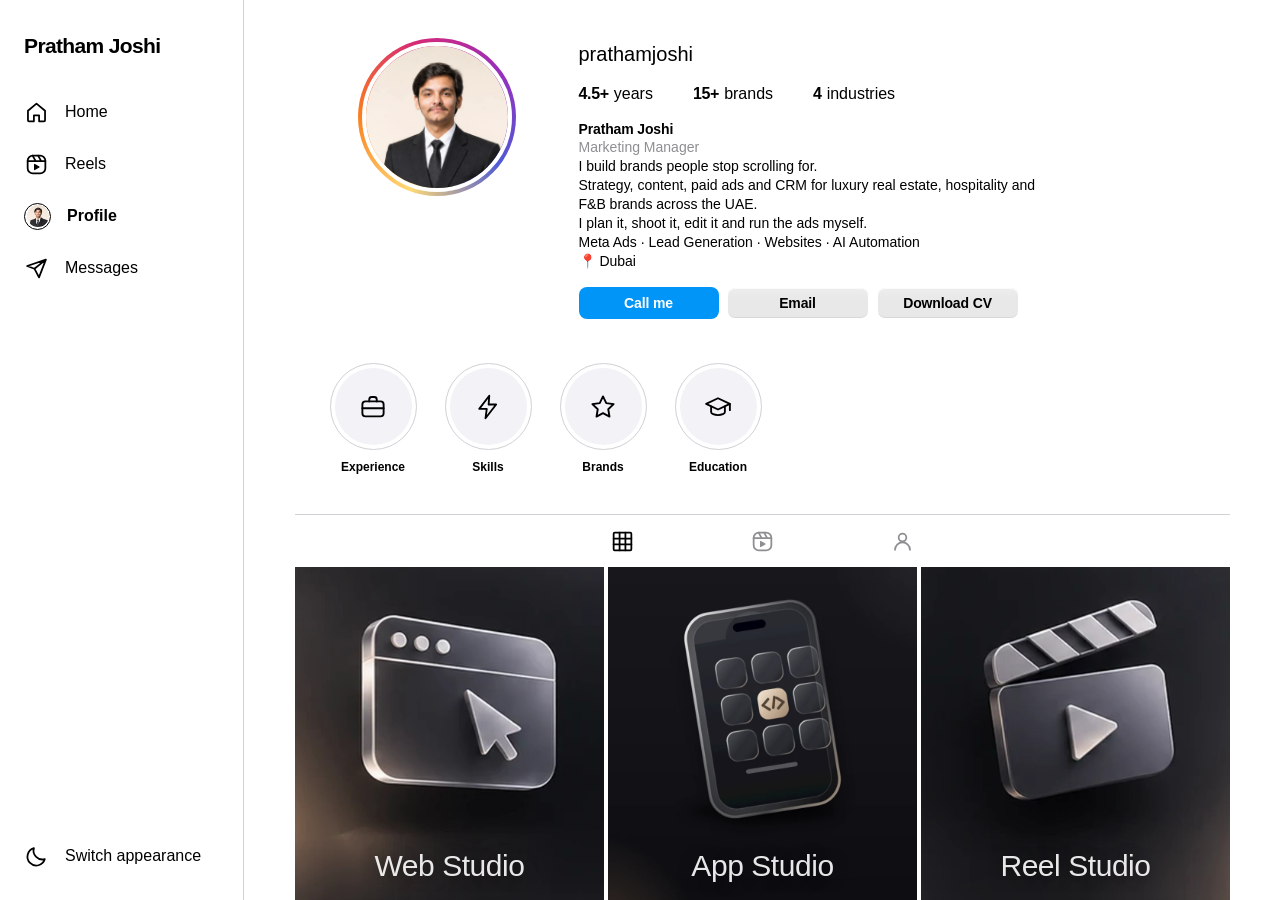
<file: index.html>
<!doctype html>
<html lang="en">
<head>
<meta charset="utf-8">
<meta name="viewport" content="width=device-width, initial-scale=1, maximum-scale=1, user-scalable=no, viewport-fit=cover, interactive-widget=resizes-content">
<meta name="theme-color" content="#ffffff" media="(prefers-color-scheme: light)">
<meta name="theme-color" content="#000000" media="(prefers-color-scheme: dark)">
<title>Pratham Joshi (@prathamjoshi) · Marketing Manager</title>
<meta name="description" content="Marketing Manager in Dubai. 4.5+ years, 15+ brands. I plan it, shoot it, edit it and run the ads: websites, reels, social media and branding work.">
<link rel="canonical" href="https://pratham-joshi.vercel.app/">
<link rel="icon" type="image/png" sizes="64x64" href="favicon.png">
<link rel="apple-touch-icon" sizes="180x180" href="apple-touch-icon.png">
<meta property="og:type" content="profile">
<meta property="og:site_name" content="Pratham Joshi">
<meta property="og:title" content="Pratham Joshi · Marketing Manager, Dubai">
<meta property="og:description" content="4.5+ years, 15+ brands. I plan it, shoot it, edit it and run the ads. See the websites, reels, social media and branding work.">
<meta property="og:url" content="https://pratham-joshi.vercel.app/">
<meta property="og:image" content="https://pratham-joshi.vercel.app/og.jpg">
<meta property="og:image:width" content="1200">
<meta property="og:image:height" content="630">
<meta property="og:image:alt" content="Pratham Joshi, Marketing Manager in Dubai">
<meta name="twitter:card" content="summary_large_image">
<meta name="twitter:title" content="Pratham Joshi · Marketing Manager, Dubai">
<meta name="twitter:description" content="4.5+ years, 15+ brands. Websites, reels, social media and branding work.">
<meta name="twitter:image" content="https://pratham-joshi.vercel.app/og.jpg">
<script>try{var t=localStorage.getItem("theme");if(t==="light"||t==="dark")document.documentElement.setAttribute("data-theme",t)}catch(e){}</script>
<style>
/* Layout: one iOS app with three screens (Home feed, Reels, Profile) under a floating glass tab bar. Full-screen on a phone; inside an iPhone frame beside a short intro on larger screens. */
:root{
  --bg:#ffffff; --fg:#000000; --soft:#8e8e93; --line:#d1d1d6; --chip:#f2f2f7; --primary:#0a84ff; --media:#f2f2f7; --like:#ff3b30;
  --bar:rgba(255,255,255,.74);
  --g-bg:rgba(255,255,255,.58); --g-brd:rgba(255,255,255,.95); --g-edge:rgba(0,0,0,.07); --g-pill:rgba(0,0,0,.09); --g-shadow:0 12px 34px rgba(0,0,0,.16),0 2px 6px rgba(0,0,0,.07); --g-shine:rgba(255,255,255,.7);
  --page:#eeeef2; --page-fg:#0b0b0f; --page-soft:#6c6c72;
  --ui:-apple-system,BlinkMacSystemFont,"SF Pro Text","SF Pro Display","Helvetica Neue",Helvetica,Arial,sans-serif;
  --ring:conic-gradient(from 200deg,#feda75,#fa7e1e,#d62976,#962fbf,#4f5bd5,#feda75);
  --sat:env(safe-area-inset-top,0px); --sab:env(safe-area-inset-bottom,0px); --dock:calc(64px + max(12px,var(--sab)));
  --ease:cubic-bezier(.22,.9,.24,1);
}
@media (prefers-color-scheme: dark){
  :root:not([data-theme="light"]){ --bg:#000000; --fg:#ffffff; --soft:#98989f; --line:#2c2c2e; --chip:#1c1c1e; --media:#0d0d0f; --bar:rgba(0,0,0,.66);
    --g-bg:rgba(58,58,64,.42); --g-brd:rgba(255,255,255,.2); --g-edge:rgba(255,255,255,.05); --g-pill:rgba(255,255,255,.17); --g-shadow:0 14px 40px rgba(0,0,0,.65),0 2px 8px rgba(0,0,0,.4); --g-shine:rgba(255,255,255,.22);
    --page:#08080a; --page-fg:#f5f5f7; --page-soft:#98989f; color-scheme:dark }
}
:root[data-theme="dark"]{ --bg:#000000; --fg:#ffffff; --soft:#98989f; --line:#2c2c2e; --chip:#1c1c1e; --media:#0d0d0f; --bar:rgba(0,0,0,.66);
    --g-bg:rgba(58,58,64,.42); --g-brd:rgba(255,255,255,.2); --g-edge:rgba(255,255,255,.05); --g-pill:rgba(255,255,255,.17); --g-shadow:0 14px 40px rgba(0,0,0,.65),0 2px 8px rgba(0,0,0,.4); --g-shine:rgba(255,255,255,.22);
    --page:#08080a; --page-fg:#f5f5f7; --page-soft:#98989f; color-scheme:dark }
:root[data-theme="light"]{color-scheme:light}
/* screens that sit on black (Reels) always use the dark glass */
.on-dark{ --fg:#ffffff; --soft:#b9b9c0; --g-bg:rgba(58,58,64,.42); --g-brd:rgba(255,255,255,.2); --g-edge:rgba(255,255,255,.05); --g-pill:rgba(255,255,255,.17); --g-shadow:0 14px 40px rgba(0,0,0,.65),0 2px 8px rgba(0,0,0,.4); --g-shine:rgba(255,255,255,.22) }

*{box-sizing:border-box;-webkit-tap-highlight-color:transparent}
[hidden]{display:none!important}
/* app-like page: the page itself never zooms, bounces or pans; only the screens inside it scroll */
*,*::before,*::after{touch-action:pan-x pan-y}
html{-webkit-text-size-adjust:100%;text-size-adjust:100%;overscroll-behavior:none}
html,body{margin:0;height:100%}
body{position:fixed;inset:0;width:100%;overscroll-behavior:none;background:var(--bg);color:var(--fg);font-family:var(--ui);font-size:14px;line-height:18px;-webkit-font-smoothing:antialiased;overflow:hidden}
img,svg{-webkit-touch-callout:none;-webkit-user-drag:none;user-select:none;-webkit-user-select:none}
button{font:inherit;color:inherit;background:none;border:0;padding:0;cursor:pointer}
a{color:inherit;text-decoration:none}
:focus-visible{outline:2px solid var(--primary);outline-offset:2px}
svg{display:block}
.ic{width:25px;height:25px;fill:none;stroke:currentColor;stroke-width:1.7;stroke-linecap:round;stroke-linejoin:round}

/* the glass material: blurred, saturated backdrop, bright rim, soft top shine */
.glass{position:relative;background:var(--g-bg);-webkit-backdrop-filter:blur(26px) saturate(190%);backdrop-filter:blur(26px) saturate(190%);border:.5px solid var(--g-brd);box-shadow:var(--g-shadow),inset 0 1px 0 var(--g-shine),inset 0 -1px 0 var(--g-edge)}
.glass::before{content:"";position:absolute;inset:0;border-radius:inherit;background:linear-gradient(180deg,var(--g-shine),transparent 42%);opacity:.35;pointer-events:none}

.device{height:100%;position:relative;padding-left:env(safe-area-inset-left,0px);padding-right:env(safe-area-inset-right,0px)}
.screen{position:relative;height:100%;overflow:hidden;background:var(--bg)}
.view{position:absolute;inset:0;overflow-y:auto;overscroll-behavior:contain;-webkit-overflow-scrolling:touch;padding-bottom:var(--dock)}
.aside,.brand,.lbl,.uname,.i-close{display:none}

/* top bars */
.top,.vbar{background:var(--bar);-webkit-backdrop-filter:saturate(180%) blur(22px);backdrop-filter:saturate(180%) blur(22px)}
.top{position:sticky;top:0;z-index:3;height:calc(48px + var(--sat));padding:var(--sat) 14px 0 16px;display:flex;align-items:center;justify-content:space-between}
.top b{font-size:22px;font-weight:700;letter-spacing:-.022em}
.round{width:36px;height:36px;border-radius:50%;display:grid;place-items:center;transition:transform .25s var(--ease)}
.round:active{transform:scale(.9)}
.round .ic{width:19px;height:19px;position:relative}
.tr{display:flex;gap:8px}
.i-sun{display:none}
:root[data-theme="dark"] .i-sun{display:block}:root[data-theme="dark"] .i-moon{display:none}
@media (prefers-color-scheme: dark){:root:not([data-theme="light"]) .i-sun{display:block}:root:not([data-theme="light"]) .i-moon{display:none}}
.dockbar .themeside{display:none}

/* profile header */
.head{display:grid;grid-template-columns:auto 1fr;column-gap:22px;align-items:center;padding:6px 16px 0}
.dp{width:90px;height:90px;border-radius:50%;padding:2.5px;background:var(--ring)}
.dp>div{width:100%;height:100%;border-radius:50%;border:3px solid var(--bg);background:linear-gradient(160deg,#4b4f57,#17181b);display:grid;place-items:center;color:#fff;font-weight:600;font-size:27px;letter-spacing:-.02em;overflow:hidden}
.dp img,.mini img,.me img,.story i img{width:100%;height:100%;object-fit:cover}
.id{display:flex;flex-direction:column;gap:9px;min-width:0}
.id .name{font-weight:600;font-size:15px;letter-spacing:-.01em}
.stats{display:flex;gap:28px;margin:0;padding:0;list-style:none}
.stats li{display:flex;flex-direction:column}
.stats b{font-size:17px;font-weight:600;line-height:21px;letter-spacing:-.02em}
.stats span{font-size:13px;line-height:17px}
.bio{grid-column:1/-1;padding-top:12px;display:flex;flex-direction:column;font-size:14px;line-height:19px}
.bio .role{color:var(--soft)}
.bio p{margin:0;white-space:pre-line}
.actions{grid-column:1/-1;display:flex;gap:7px;padding-top:14px}
.btn{flex:1;min-width:0;height:36px;border-radius:12px;font-weight:600;font-size:14px;letter-spacing:-.01em;display:flex;align-items:center;justify-content:center;white-space:nowrap;padding:0 10px;transition:transform .25s var(--ease),opacity .2s}
.btn.glass{box-shadow:inset 0 1px 0 var(--g-shine),inset 0 -1px 0 var(--g-edge);background:var(--g-pill)}
.btn span{position:relative}
.btn.primary{background:linear-gradient(180deg,#3d9bff,#0a84ff);color:#fff;box-shadow:inset 0 1px 0 rgba(255,255,255,.4),0 4px 14px rgba(10,132,255,.35)}
.btn:active{transform:scale(.96);opacity:.8}

/* highlights / stories */
.hl{display:flex;gap:12px;overflow-x:auto;padding:18px 14px 14px;scrollbar-width:none}
.hl::-webkit-scrollbar{display:none}
.hl button{display:flex;flex-direction:column;align-items:center;gap:6px;font-size:11.5px;line-height:14px;width:72px;flex:none;transition:transform .2s var(--ease)}
.hl button:active{transform:scale(.94)}
.hl i{width:66px;height:66px;border-radius:50%;border:1px solid var(--line);padding:3px;display:block}
.hl i span{width:100%;height:100%;border-radius:50%;display:grid;place-items:center;background:var(--chip);overflow:hidden}
.hl i svg{width:24px;height:24px;stroke-width:1.5}
.hl .story i{border:0;padding:2.5px;background:var(--ring)}
.hl .story i span{border:2.5px solid var(--bg);background:linear-gradient(160deg,#4b4f57,#17181b);color:#fff;font-weight:600;font-size:19px;font-style:normal}
.hl.feedrow{border-bottom:.5px solid var(--line);padding-top:8px}

/* tabs + grid */
.tabs{display:flex;border-bottom:.5px solid var(--line)}
.tabs button{flex:1;height:44px;display:grid;place-items:center;color:var(--soft);position:relative;transition:color .2s}
.tabs button[aria-selected="true"]{color:var(--fg)}
.grid{display:grid;grid-template-columns:repeat(3,1fr);gap:1.5px;padding-top:1.5px}
.post{position:relative;aspect-ratio:3/4;overflow:hidden;color:#fff;text-align:left;display:block;width:100%;transition:opacity .15s}
.post:active{opacity:.7}
.post>img.cover{position:absolute;inset:0;width:100%;height:100%;object-fit:cover}
.post.has-cover::before{display:none}
.post.has-cover{container-type:inline-size}
.post .tlbl{position:absolute;z-index:1;left:5%;right:5%;top:68.5%;text-align:center;color:rgba(255,255,255,.9);font-size:clamp(12px,10.4cqw,30px);line-height:1.13;font-weight:400;letter-spacing:-.015em;text-wrap:balance;text-shadow:0 2px 14px rgba(0,0,0,.5);pointer-events:none}
.post.has-cover .multi{display:none}
.post::before{content:"";position:absolute;inset:0;background:linear-gradient(155deg,rgba(255,255,255,.13),transparent 46%),linear-gradient(to top,rgba(0,0,0,.42),transparent 55%)}
.post .thumb{position:absolute;left:11%;right:11%;top:13%;height:47%}
.post .thumb img{width:100%;height:100%;object-fit:contain;filter:drop-shadow(0 6px 10px rgba(0,0,0,.4))}
.post .mark{position:absolute;left:10%;top:9%;font-size:50px;line-height:1;font-weight:200;letter-spacing:-.04em;opacity:.92}
.post .cap{position:absolute;left:10%;right:8%;bottom:9%;display:flex;flex-direction:column;gap:3px}
.post .cap small{font-size:8.5px;line-height:11px;font-weight:600;letter-spacing:.13em;text-transform:uppercase;opacity:.66}
.post .cap strong{font-size:15.5px;line-height:18px;font-weight:600;letter-spacing:-.02em}
.post .multi{position:absolute;right:7px;top:7px;width:16px;height:16px;z-index:1;fill:#fff;filter:drop-shadow(0 1px 2px rgba(0,0,0,.4))}

/* mockup covers: devices drawn in CSS, sized in cqw so they scale with the tile */
.post.sc{container-type:inline-size;background:radial-gradient(80cqw 70cqw at 70% 30%,color-mix(in srgb,var(--acc) 34%,transparent),transparent 70%),linear-gradient(180deg,#17171b,#08080a)}
.post.sc::before{z-index:2;background:linear-gradient(to top,rgba(0,0,0,.8),transparent 42%)}
.post.sc .cap{left:9cqw;right:8cqw;bottom:8cqw;z-index:3;gap:1.5cqw}
.post.sc .cap strong{font-size:12cqw;line-height:1.05;letter-spacing:-.03em}
.post.sc .cap small{font-size:7.2cqw;line-height:1.2;font-weight:400;letter-spacing:0;text-transform:none;opacity:.62}
.post.sc .multi{z-index:3}
.sn{position:absolute;inset:0}
.sn span,.sn i,.sn b,.sn img{position:absolute;display:block;font-style:normal}
.sn .laptop{left:13cqw;right:13cqw;top:20cqw;height:50cqw;transform:perspective(170cqw) rotateY(-18deg) rotateX(7deg);filter:drop-shadow(0 6cqw 8cqw rgba(0,0,0,.55))}
.sn .laptop i{inset:0 0 3cqw;border:1.6cqw solid #202024;border-radius:3cqw 3cqw 0 0;background:#fff left top/cover no-repeat}
.sn .laptop b{left:-7cqw;right:-7cqw;bottom:0;height:3cqw;border-radius:0 0 4cqw 4cqw;background:linear-gradient(#d6d6db,#85858c)}
.sn .shot3{left:3cqw;right:3cqw;top:12cqw;height:76cqw;background:center/contain no-repeat;filter:drop-shadow(0 6cqw 8cqw rgba(0,0,0,.55))}
.sn .bcard{width:54cqw;aspect-ratio:1.62;border-radius:3cqw;filter:drop-shadow(0 4cqw 6cqw rgba(0,0,0,.5));background-repeat:no-repeat}
.sn .c-back{left:14cqw;top:22cqw;transform:rotate(-14deg);background-color:#e06a12;background-size:205%;background-position:0 0}
.sn .c-front{left:30cqw;top:38cqw;transform:rotate(7deg);background-color:#fff;background-size:250%;background-position:100% 0}
.sn .swatch{right:10cqw;top:16cqw;width:16cqw;aspect-ratio:1;border-radius:4cqw;background:#17171a;border:.5px solid rgba(255,255,255,.25);box-shadow:-5cqw 5cqw 0 -1cqw var(--acc)}
.sn .lanyard{left:50%;top:-4cqw;width:3cqw;height:24cqw;margin-left:-1.5cqw;background:var(--acc);transform:rotate(4deg);transform-origin:top}
.sn .badge{left:27cqw;top:18cqw;width:46cqw;aspect-ratio:3/4.1;border-radius:5cqw;background:linear-gradient(170deg,#fafafc,#d9d9e0);transform:rotate(4deg);filter:drop-shadow(0 6cqw 8cqw rgba(0,0,0,.55))}
.sn .badge::before{content:"";position:absolute;left:50%;top:3cqw;width:10cqw;height:2.4cqw;margin-left:-5cqw;border-radius:2cqw;background:#17171a}
.sn .badge .pj{left:50%;top:22%;width:38%;aspect-ratio:1;margin-left:-19%;border-radius:50%;background:linear-gradient(160deg,#4b4f57,#17181b);color:#fff;display:grid;place-items:center;font-size:7cqw;font-weight:600;overflow:hidden}
.sn .badge .pj img{position:static;width:100%;height:100%;object-fit:cover}
.sn .badge .n1{left:18%;right:18%;top:62%;height:5.5%;border-radius:1cqw;background:#17171a}
.sn .badge .n2{left:28%;right:28%;top:72%;height:4.5%;border-radius:1cqw;background:#8f8f98}
.sn .badge .chip{left:32%;right:32%;bottom:7%;height:7%;border-radius:2cqw;background:var(--acc)}
.sn .apps{left:17cqw;top:14cqw;width:66cqw;aspect-ratio:1;display:grid;grid-template-columns:repeat(3,1fr);gap:5cqw;transform:perspective(170cqw) rotateX(18deg) rotateZ(-8deg);filter:drop-shadow(0 6cqw 8cqw rgba(0,0,0,.5))}
.sn .apps i{position:static;border-radius:28%;box-shadow:inset 0 .5cqw 0 rgba(255,255,255,.35)}
/* the Reels cover: bright, and the centre phone plays through the reel frames */
.post.sc.hot{background:radial-gradient(90cqw 80cqw at 85% 8%,#ffd24a,transparent 60%),linear-gradient(165deg,#ff2d75 0%,#ff5a3c 52%,#ff9a2e 100%)}
.post.sc.hot::before{background:linear-gradient(to top,rgba(60,0,20,.82),transparent 40%)}
.sn .ph{aspect-ratio:9/18.5;border-radius:7cqw;background:#101013;padding:1.3cqw;filter:drop-shadow(0 5cqw 8cqw rgba(70,0,20,.55));overflow:hidden}
.sn .ph img{inset:1.3cqw;width:calc(100% - 2.6cqw);height:calc(100% - 2.6cqw);object-fit:cover;border-radius:5.8cqw}
.sn .ph.l{left:5cqw;top:25cqw;width:31cqw;transform:rotate(-13deg)}
.sn .ph.r{right:5cqw;top:25cqw;width:31cqw;transform:rotate(13deg)}
.sn .ph.m{left:29cqw;top:11cqw;width:42cqw;z-index:1}
.sn .ph.m::after{content:"";position:absolute;left:50%;top:3.2cqw;width:11cqw;height:3cqw;margin-left:-5.5cqw;border-radius:2cqw;background:#000;z-index:2}
.sn .ph.m .f{opacity:0;animation:reelfade 10s infinite}
.sn .ph.m .f:nth-of-type(2){animation-delay:2.5s}.sn .ph.m .f:nth-of-type(3){animation-delay:5s}.sn .ph.m .f:nth-of-type(4){animation-delay:7.5s}
@keyframes reelfade{0%{opacity:0}4%,25%{opacity:1}29%,100%{opacity:0}}
.sn .playb{left:50%;top:44%;width:13cqw;height:13cqw;margin:-6.5cqw 0 0 -6.5cqw;border-radius:50%;z-index:2;background:rgba(255,255,255,.24);-webkit-backdrop-filter:blur(6px);backdrop-filter:blur(6px);border:.5px solid rgba(255,255,255,.6)}
.sn .playb::after{content:"";position:absolute;left:5cqw;top:3.6cqw;border-left:4.4cqw solid #fff;border-top:2.9cqw solid transparent;border-bottom:2.9cqw solid transparent}
.sn .prog{left:12%;right:12%;bottom:6%;height:.9cqw;border-radius:1cqw;background:rgba(255,255,255,.35);z-index:2;overflow:hidden}
.sn .prog::after{content:"";position:absolute;inset:0;background:#fff;transform-origin:left;animation:reelprog 2.5s linear infinite}
@keyframes reelprog{from{transform:scaleX(0)}to{transform:scaleX(1)}}
.sn .views{left:7cqw;top:7cqw;z-index:3;font-size:6.6cqw;line-height:1;font-weight:600;color:#fff;padding:3cqw 4.6cqw;border-radius:99px;background:rgba(255,255,255,.22);-webkit-backdrop-filter:blur(10px) saturate(1.6);backdrop-filter:blur(10px) saturate(1.6);border:.5px solid rgba(255,255,255,.55);box-shadow:inset 0 1px 0 rgba(255,255,255,.4)}
@media (prefers-reduced-motion:reduce){.sn .ph.m .f{animation:none}.sn .ph.m .f:nth-of-type(1){opacity:1}.sn .prog::after{animation:none;transform:scaleX(.4)}}
/* message screen, styled as a DM thread */
.dockbar{--tw:74px}
@media (max-width:359px){.dockbar{--tw:66px}}
@media (max-width:767px){.dockbar #side-dm{order:1}.dockbar [data-view="profile"]{order:2}}
.dm{position:absolute;inset:0;z-index:15;background:var(--bg);color:var(--fg);display:flex;flex-direction:column;visibility:hidden}
.dm.open{visibility:visible}
.dm-top{flex:none;display:flex;align-items:center;gap:10px;height:calc(52px + var(--sat));padding:var(--sat) 12px 0 10px;border-bottom:.5px solid var(--line)}
.dm-top .who{display:flex;flex-direction:column;line-height:17px;min-width:0}
.dm-top .who b{font-size:15px;font-weight:600}
.dm-top .who span{font-size:12px;color:var(--soft)}
.dm-body{flex:1;min-height:0;overflow-y:auto;overscroll-behavior:contain;padding:18px 14px 10px;display:flex;flex-direction:column;gap:4px}
.dm-intro{display:flex;flex-direction:column;align-items:center;gap:3px;padding:10px 0 22px;text-align:center}
.dm-intro .mini{width:84px;height:84px;font-size:26px;margin-bottom:8px}
.dm-intro b{font-size:18px;font-weight:600;letter-spacing:-.02em}
.dm-intro span{font-size:13px;color:var(--soft)}
.dm-day{align-self:center;font-size:11.5px;color:var(--soft);padding:4px 0 10px}
.bub{max-width:78%;padding:9px 14px;border-radius:20px;font-size:15px;line-height:20px;overflow-wrap:anywhere;white-space:pre-wrap;animation:bub .3s var(--ease) both}
.bub.them{align-self:flex-start;background:var(--chip);border-bottom-left-radius:6px}
.bub.mine{align-self:flex-end;color:#fff;background:linear-gradient(160deg,#7a5cff,#3d7bff);border-bottom-right-radius:6px;margin-top:8px}
.bub.them+.bub.mine,.bub.mine+.bub.them{margin-top:10px}
@keyframes bub{from{opacity:0;transform:translateY(8px) scale(.97)}}
.dm-send{display:flex;flex-wrap:wrap;gap:8px;margin-top:10px}
.dm-send a{height:36px;padding:0 16px;border-radius:99px;display:inline-flex;align-items:center;gap:7px;font-weight:600;font-size:14px;color:#fff;background:var(--primary)}
.dm-send a.wa{background:#1fa855}
.dm-send svg{width:17px;height:17px}
.dm-quick{flex:none;display:flex;gap:8px;overflow-x:auto;padding:6px 14px 8px;scrollbar-width:none}
.dm-quick::-webkit-scrollbar{display:none}
.dm-quick button{flex:none;height:34px;padding:0 14px;border-radius:99px;border:1px solid var(--line);font-size:14px;font-weight:500;white-space:nowrap}
.dm-quick button:active{background:var(--chip)}
.dm-form{flex:none;display:flex;align-items:center;gap:8px;margin:0 12px calc(var(--dock) + 6px);padding:5px 6px 5px 16px;border-radius:99px;border:1px solid var(--line)}
.dm-form input{flex:1;min-width:0;height:34px;border:0;outline:0;background:none;color:inherit;font:inherit;font-size:16px}
.dm-form input::placeholder{color:var(--soft)}
.dm-form button{height:34px;padding:0 14px;border-radius:99px;font-weight:600;font-size:15px;color:var(--primary)}
.dm-form button:disabled{opacity:.35}
@media (prefers-reduced-motion:reduce){.dm,.dm.open{transition:none}.bub{animation:none}}
@media (min-width:768px){
  .dm{position:fixed;left:var(--side);z-index:45}
  .dm-top,.dm-body,.dm-quick{width:100%;max-width:680px;margin-left:auto;margin-right:auto}
  .dm-top{height:68px;border-bottom:0}
  .dm-form{width:calc(100% - 24px);max-width:656px;margin:0 auto 24px}
}

/* pull to refresh */
.ptr{position:absolute;z-index:4;left:50%;top:calc(var(--sat) + 48px);width:36px;height:36px;margin-left:-18px;display:grid;place-items:center;color:var(--soft);opacity:0;transform:translateY(-18px) scale(.6);pointer-events:none}
.ptr svg{width:26px;height:26px}
.ptr.spin svg{animation:ptrspin .9s steps(12) infinite}
@keyframes ptrspin{to{transform:rotate(360deg)}}
@keyframes ptrin{from{opacity:0;transform:translateY(14px)}}
.ptr-anim #feed>.card,.ptr-anim #grid>.post,.ptr-anim .head,.ptr-anim .hl{animation:ptrin .55s var(--ease) both}
.ptr-anim #feed>.card:nth-child(2),.ptr-anim #grid>.post:nth-child(2),.ptr-anim .hl{animation-delay:.05s}
.ptr-anim #feed>.card:nth-child(3),.ptr-anim #grid>.post:nth-child(3){animation-delay:.1s}
.ptr-anim #feed>.card:nth-child(n+4),.ptr-anim #grid>.post:nth-child(n+4){animation-delay:.15s}
@media (prefers-reduced-motion:reduce){.ptr.spin svg{animation:none}.ptr-anim #feed>.card,.ptr-anim #grid>.post,.ptr-anim .head,.ptr-anim .hl{animation:none}}
@media (min-width:768px){.ptr{display:none}}

/* likes, heart burst, playing reels, stories */
.likes{padding:2px 14px 4px;font-size:14px;font-weight:600;line-height:19px}
.stage,.track,.rcard{touch-action:pan-x pan-y}
.burst{position:absolute;z-index:6;width:104px;height:104px;margin:-52px 0 0 -52px;pointer-events:none;animation:burst .9s cubic-bezier(.2,.9,.3,1) both;filter:drop-shadow(0 8px 20px rgba(0,0,0,.4))}
.burst svg{width:100%;height:100%;display:block}
@keyframes burst{0%{transform:scale(.3) rotate(-14deg);opacity:0}16%{transform:scale(1.2) rotate(-7deg);opacity:1}30%{transform:scale(.94) rotate(-7deg)}62%{transform:scale(1.04) rotate(-7deg);opacity:1}100%{transform:scale(1.28) translateY(-34px) rotate(-7deg);opacity:0}}
.rlike{display:flex;flex-direction:column;align-items:center;gap:3px}
.rcount{font-size:12px;line-height:14px;font-weight:600;color:inherit;text-shadow:0 1px 4px rgba(0,0,0,.45);min-width:44px;text-align:center}
.reel .shot.vid{position:absolute;left:0!important;right:0!important;top:0!important;bottom:0!important;width:100%;height:100%!important;padding:0;margin:0;object-fit:cover;filter:none;background:#000}
.rmute{position:absolute;z-index:4;right:12px;top:calc(var(--sat) + 10px);width:38px;height:38px}
.rmute .ic{width:18px;height:18px}
.rmute .on{display:none}.rmute[aria-pressed="true"] .on{display:block}.rmute[aria-pressed="true"] .off{display:none}
.rprog{position:absolute;z-index:4;left:0;right:0;bottom:0;height:2.5px;background:rgba(255,255,255,.25)}
.rprog i{display:block;height:100%;width:100%;background:#fff;transform-origin:left;transform:scaleX(0)}
.rplay{position:absolute;z-index:3;left:50%;top:46%;width:72px;height:72px;margin:-36px 0 0 -36px;border-radius:50%;display:grid;place-items:center;background:rgba(255,255,255,.22);-webkit-backdrop-filter:blur(14px);backdrop-filter:blur(14px);border:.5px solid rgba(255,255,255,.5);opacity:0;transform:scale(.8);transition:opacity .2s,transform .25s var(--ease);pointer-events:none}
.rplay svg{width:28px;height:28px;fill:#fff;margin-left:3px}
.rcard.paused .rplay{opacity:1;transform:none}
.rcard.flash .rplay{animation:rflash .6s ease both}
@keyframes rflash{0%{opacity:0;transform:scale(.7)}25%{opacity:1;transform:none}100%{opacity:0;transform:scale(1.15)}}
.hl.feedrow button.unseen i{border:0;padding:2.5px;background:var(--ring)}
.hl.feedrow button.unseen i span{border:2.5px solid var(--bg)}

.sov{position:fixed;inset:0;z-index:90;display:none;align-items:center;justify-content:center;background:transparent;transition:background .3s}
.sov.show{display:flex}
.sov.open{background:rgba(0,0,0,.92)}
.st-row{display:flex;align-items:center;justify-content:center;gap:22px;width:100%;height:100%}
.st-card{position:relative;flex:1;max-width:100%;height:100%;color:#fff;overflow:hidden;display:flex;flex-direction:column;opacity:0;transform:scale(.12);border-radius:44px;transition:transform .45s var(--ease),opacity .22s,border-radius .45s;touch-action:none;-webkit-user-select:none;user-select:none;font-family:var(--ui)}
.sov.open .st-card{opacity:1;transform:none;border-radius:0}
.st-card::before{content:"";position:absolute;inset:0;background:radial-gradient(120% 55% at 85% 0%,rgba(255,255,255,.17),transparent 60%),radial-gradient(100% 50% at 0% 100%,rgba(0,0,0,.28),transparent 70%);pointer-events:none}
.st-bars{position:relative;z-index:2;display:flex;gap:4px;padding:calc(10px + env(safe-area-inset-top,0px)) 10px 0}
.st-bars i{flex:1;height:3px;border-radius:2px;background:rgba(255,255,255,.32);overflow:hidden}
.st-bars b{display:block;height:100%;background:#fff;transform-origin:left;transform:scaleX(0)}
.st-head{position:relative;z-index:2;display:flex;align-items:center;gap:10px;padding:12px 8px 0 12px}
.st-head .mini{width:34px;height:34px}
.st-head div{display:flex;flex-direction:column;line-height:17px;min-width:0}
.st-head b{font-size:14px;font-weight:600}
.st-head span.t{font-size:12.5px;opacity:.75}
.st-x{margin-left:auto;width:42px;height:42px;display:grid;place-items:center;border-radius:50%}
.st-x svg{width:22px;height:22px}
.st-body{position:relative;z-index:1;flex:1;min-height:0;display:flex;flex-direction:column;justify-content:center;padding:0 28px calc(44px + env(safe-area-inset-bottom,0px))}
.st-slide{display:flex;flex-direction:column;gap:14px;animation:stin .45s var(--ease) both}
@keyframes stin{from{opacity:0;transform:translateY(16px)}}
.st-slide h2{margin:0;font-size:clamp(32px,9.4vw,44px);line-height:1.02;letter-spacing:-.035em;font-weight:700;text-wrap:balance}
.st-sub{margin:0;font-size:16px;line-height:22px;opacity:.78}
.st-slide ul{list-style:none;margin:10px 0 0;padding:0;display:flex;flex-direction:column}
.st-slide li{font-size:clamp(18px,5vw,22px);line-height:1.25;font-weight:500;letter-spacing:-.015em;padding:13px 0;border-top:.5px solid rgba(255,255,255,.24)}
.st-links{display:flex;flex-direction:column;gap:10px;margin-top:20px}
.st-btn{height:52px;border-radius:16px;display:flex;align-items:center;justify-content:center;font-size:17px;font-weight:600;color:#fff;background:rgba(255,255,255,.18);border:.5px solid rgba(255,255,255,.42);-webkit-backdrop-filter:blur(14px);backdrop-filter:blur(14px);box-shadow:inset 0 1px 0 rgba(255,255,255,.3);transition:transform .2s var(--ease)}
.st-btn:first-child{background:#fff;color:#111;border:0}
.st-btn:active{transform:scale(.97)}
.st-arrow{display:none}
@media (prefers-reduced-motion:reduce){.st-card,.sov,.st-slide{transition:none;animation:none}.burst{animation-duration:.01s}.rcard.flash .rplay{animation:none}}
@media (min-width:768px){
  .st-row{width:auto}
  .st-card{flex:none;width:min(420px,calc((100vh - 36px) * 9 / 16));height:calc(100vh - 36px);max-height:860px;border-radius:20px}
  .sov.open .st-card{border-radius:20px}
  .st-arrow{display:grid;place-items:center;width:44px;height:44px;border-radius:50%;background:rgba(255,255,255,.16);color:#fff;flex:none}
  .st-arrow:hover{background:rgba(255,255,255,.26)}
  .st-arrow svg{width:20px;height:20px}
  .st-arrow[hidden]{display:none}
  .rcount{text-shadow:none}
  .viewer .likes{grid-column:2;grid-row:4;padding:0 16px 14px}
  .st-body{padding-bottom:44px}
}

/* brand circles and picture slides in stories */
.hl button>span:last-child{max-width:72px;overflow:hidden;text-overflow:ellipsis;white-space:nowrap}
.hl i span.logo{background:#fff;overflow:hidden}
.hl i span.logo img{width:100%;height:100%;object-fit:contain}
.hl i span.mono{color:#fff;font-weight:700;font-size:19px;letter-spacing:-.02em;font-style:normal}
.mini.logo{background:#fff}.mini.logo img{object-fit:contain}
.mini.mono{color:#fff;font-weight:700;font-size:12px}
.st-slide.pic{flex:1;min-height:0;justify-content:center;gap:10px}
.st-pic{flex:1;min-height:0;display:grid;place-items:center}
.st-pic img,.st-pic video{max-width:100%;max-height:100%;object-fit:contain;border-radius:22px;box-shadow:0 22px 56px rgba(0,0,0,.5);background:#0e0e12}
.st-slide.pic h2.cap{font-size:clamp(20px,5.6vw,26px);line-height:1.1;margin-top:6px}
/* loading screen */
.splash{position:fixed;inset:0;z-index:100;background:var(--bg);color:var(--fg);display:grid;place-items:center;transition:opacity .45s ease,visibility 0s .45s}
.splash.done{opacity:0;visibility:hidden;pointer-events:none}
.sp-dp{position:relative;width:104px;height:104px;animation:sp-in .6s var(--ease) both}
.sp-dp::before{content:"";position:absolute;inset:0;border-radius:50%;background:var(--ring);animation:sp-spin 1.15s linear infinite}
.sp-dp span{position:absolute;inset:3px;border-radius:50%;border:3.5px solid var(--bg);background:linear-gradient(160deg,#4b4f57,#17181b);color:#fff;display:grid;place-items:center;font-weight:600;font-size:30px;letter-spacing:-.02em;overflow:hidden}
.sp-dp img{width:100%;height:100%;object-fit:cover}
.sp-from{position:absolute;left:0;right:0;bottom:calc(34px + env(safe-area-inset-bottom,0px));text-align:center;display:flex;flex-direction:column;gap:3px;animation:sp-in .6s .15s var(--ease) both}
.sp-from small{font-size:12.5px;color:var(--soft)}
.sp-from b{font-size:17px;font-weight:600;letter-spacing:-.02em;background:linear-gradient(90deg,#fa7e1e,#d62976 50%,#4f5bd5);-webkit-background-clip:text;background-clip:text;color:transparent}
@keyframes sp-spin{to{transform:rotate(360deg)}}
@keyframes sp-in{from{opacity:0;transform:scale(.9)}}
@media (prefers-reduced-motion:reduce){.sp-dp::before,.sp-dp,.sp-from{animation:none}.splash{transition:none}}
.empty{grid-column:1/-1;text-align:center;color:var(--soft);padding:48px 16px}

/* floating glass tab bar */
.dockbar{position:absolute;left:50%;bottom:max(12px,var(--sab));transform:translateX(-50%);z-index:20;border-radius:99px;padding:5px;display:flex}
.dockbar .pill{position:absolute;left:5px;top:5px;width:var(--tw);height:46px;border-radius:99px;background:var(--g-pill);box-shadow:inset 0 1px 0 var(--g-shine),inset 0 -1px 0 var(--g-edge);will-change:transform;transition:background .25s,box-shadow .25s}
.dockbar button svg.ic{transform-origin:center}
.dockbar button{position:relative;width:var(--tw);height:46px;display:grid;place-items:center;border-radius:99px;transition:transform .25s var(--ease)}
.dockbar button:active{transform:scale(.88)}
.dockbar button[aria-current="page"] .ic{stroke-width:2.1}
@media (max-width:767px){.dockbar{touch-action:none;-webkit-user-select:none;user-select:none;cursor:grab}}
.dockbar.drag{cursor:grabbing}
.dockbar.drag button{transform:none}
.dockbar.drag .pill,.dockbar.glide .pill{background:color-mix(in srgb,var(--g-pill) 100%,#fff 16%);box-shadow:inset 0 1px 0 var(--g-shine),inset 0 -1px 0 var(--g-edge),0 8px 22px rgba(0,0,0,.28)}
.dockbar button.peek svg.ic,.dockbar button.peek .me{transform:scale(1.2)}
.dockbar button svg.ic,.dockbar button .me{transition:transform .22s var(--ease)}
#side-dm[aria-current="page"] .ic{fill:currentColor;stroke-width:1.4}
.me{width:27px;height:27px;border-radius:50%;border:1.5px solid transparent;padding:1.5px;display:block;transition:border-color .2s}
.dockbar button[aria-current="page"] .me{border-color:var(--fg)}
.me span{width:100%;height:100%;border-radius:50%;background:linear-gradient(160deg,#4b4f57,#17181b);color:#fff;display:grid;place-items:center;font-weight:600;font-size:8.5px;overflow:hidden}

.toast{position:absolute;left:50%;bottom:calc(var(--dock) + 10px);transform:translateX(-50%);z-index:30;padding:10px 18px;border-radius:99px;font-size:14px;font-weight:500;white-space:nowrap}
.toast span{position:relative}

/* a post, used in the Home feed and when a grid tile opens */
.card{padding-bottom:10px}
.vhead{display:flex;align-items:center;gap:10px;padding:10px 12px}
.mini{width:32px;height:32px;border-radius:50%;background:linear-gradient(160deg,#4b4f57,#17181b);color:#fff;display:grid;place-items:center;font-weight:600;font-size:11px;overflow:hidden;flex:none}
.vhead div{flex:1;min-width:0;line-height:16px}
.vhead b{font-weight:600;font-size:13.5px}
.vhead div span{display:block;font-size:12px;color:var(--soft)}
.stage{position:relative;background:var(--media)}
.track{display:flex;overflow-x:auto;scroll-snap-type:x mandatory;scrollbar-width:none;aspect-ratio:var(--ar,1/1);max-height:62dvh;width:100%}
.track::-webkit-scrollbar{display:none}
.slide{flex:0 0 100%;scroll-snap-align:start;scroll-snap-stop:always;display:grid;place-items:center;min-width:0;height:100%;position:relative}
.slide img{position:absolute;inset:0;width:100%;height:100%;object-fit:contain;padding:14px}
.slide.text{color:#fff;padding:9%;place-items:start;align-content:center;gap:8px;overflow:auto}
.slide.text::before{content:"";position:absolute;inset:0;background:linear-gradient(155deg,rgba(255,255,255,.1),transparent 50%);pointer-events:none}
.slide.text h3{margin:0;font-weight:700;font-size:26px;line-height:1.08;letter-spacing:-.03em;text-wrap:balance}
.slide.text .sub{font-size:13px;line-height:17px;opacity:.7;margin:0}
.slide.text ul{margin:10px 0 0;padding:0;list-style:none;display:flex;flex-direction:column;font-size:15px;line-height:20px;user-select:text;-webkit-user-select:text;width:100%}
.slide.text li{padding:9px 0;border-top:.5px solid rgba(255,255,255,.2)}
.nav{position:absolute;top:50%;margin-top:-15px;width:30px;height:30px;border-radius:50%;display:none;place-items:center;color:#fff;--g-bg:rgba(40,40,44,.45);--g-brd:rgba(255,255,255,.3);--g-shine:rgba(255,255,255,.3);--g-shadow:0 2px 10px rgba(0,0,0,.3)}
.nav svg{width:12px;height:12px;position:relative}
.nav.prev{left:10px} .nav.next{right:10px}
.count{position:absolute;right:12px;top:12px;color:#fff;font-size:12px;line-height:16px;font-weight:500;padding:4px 10px;border-radius:99px;--g-bg:rgba(40,40,44,.45);--g-brd:rgba(255,255,255,.3);--g-shine:rgba(255,255,255,.3);--g-shadow:0 2px 10px rgba(0,0,0,.25)}
.count span{position:relative}
.acts{display:grid;grid-template-columns:1fr auto 1fr;align-items:center;padding:6px 6px 2px}
.acts>div{display:flex;align-items:center}
.acts button,.acts a{width:42px;height:42px;display:grid;place-items:center;transition:transform .25s var(--ease)}
.acts button:active,.acts a:active{transform:scale(.8)}
.heart[aria-pressed="true"] svg{fill:var(--like);stroke:var(--like);animation:pop .35s var(--ease)}
@keyframes pop{0%{transform:scale(.6)}60%{transform:scale(1.22)}100%{transform:scale(1)}}
.dots{display:flex;justify-content:center;gap:4px}
.dots i{width:6px;height:6px;border-radius:50%;background:var(--line);transition:background .2s}
.dots i.on{background:var(--primary)}
.info{padding:2px 14px 12px;display:flex;flex-direction:column;gap:8px;font-size:14px;line-height:19px}
.info .now b{display:block;font-size:15px;font-weight:600;line-height:20px;letter-spacing:-.01em}
.info .now span{color:var(--soft)}
.info p{margin:0}
.info p b{font-weight:600}
.visit{align-self:flex-start;height:34px;border-radius:10px;background:var(--primary);color:#fff;font-weight:600;padding:0 16px;display:inline-flex;align-items:center}

/* opened post: pushes in from the right like an iOS navigation stack */
.viewer{position:absolute;inset:0;z-index:10;background:var(--bg);overflow-y:auto;overscroll-behavior:contain;padding-bottom:var(--dock);transform:translateX(100%);visibility:hidden;transition:transform .42s var(--ease),visibility 0s .42s;box-shadow:-12px 0 40px rgba(0,0,0,.18)}
.viewer.open{transform:none;visibility:visible;transition:transform .42s var(--ease)}
.vbar{position:sticky;top:0;z-index:2;height:calc(48px + var(--sat));padding:var(--sat) 10px 0;display:grid;grid-template-columns:44px 1fr 44px;align-items:center;text-align:center}
.vbar small{display:block;font-size:11px;line-height:13px;color:var(--soft);font-weight:600;text-transform:uppercase;letter-spacing:.03em}
.vbar b{font-size:16px;line-height:20px;font-weight:600;letter-spacing:-.01em}

/* reels */
#view-reels{background:#000;color:#fff;padding-bottom:0;scroll-snap-type:y mandatory;scrollbar-width:none}
#view-reels::-webkit-scrollbar{display:none}
.rtitle{position:absolute;left:16px;top:calc(var(--sat) + 10px);z-index:5;font-size:22px;font-weight:700;letter-spacing:-.022em;color:#fff;text-shadow:0 1px 8px rgba(0,0,0,.5);pointer-events:none}
.reel{position:relative;height:100%;scroll-snap-align:start;scroll-snap-stop:always}
.rcard{position:absolute;inset:0;display:grid;place-items:center;overflow:hidden;color:#fff;background:#000}
.reel .bgblur{position:absolute;inset:-12%;width:124%;height:124%;object-fit:cover;filter:blur(38px) saturate(140%) brightness(.5)}
.reel .shot{position:absolute;left:0;right:0;top:calc(var(--sat) + 52px);bottom:calc(var(--dock) + 132px);width:100%;height:calc(100% - var(--sat) - var(--dock) - 184px);object-fit:contain;padding:0 18px;filter:drop-shadow(0 18px 30px rgba(0,0,0,.5))}
.rcard::after{content:"";position:absolute;inset:auto 0 0;height:46%;background:linear-gradient(to top,rgba(0,0,0,.72),transparent);pointer-events:none}
.rmeta{position:absolute;left:14px;right:78px;bottom:calc(var(--dock) + 10px);z-index:2;display:flex;flex-direction:column;gap:8px}
.rmeta .who{display:flex;align-items:center;gap:9px;font-weight:600;font-size:14px}
.rmeta strong{font-size:16px;line-height:20px;font-weight:600;letter-spacing:-.015em}
.rmeta .views{align-self:flex-start;font-size:12.5px;font-weight:500;padding:5px 11px;border-radius:99px}
.rmeta .views span{position:relative}
.rside{position:absolute;right:10px;bottom:calc(var(--dock) + 10px);z-index:2;display:flex;flex-direction:column;gap:12px}
.rside .round{width:44px;height:44px}
.rside .round .ic{width:22px;height:22px}

/* phone on its side (narrow enough to keep the phone layout): reel picture beside the caption */
@media (max-width:767px) and (orientation:landscape) and (max-height:500px){
  .reel .shot{top:calc(var(--sat) + 10px);bottom:calc(var(--dock) + 2px);height:calc(100% - var(--sat) - var(--dock) - 12px);left:36%;right:64px;width:auto;padding:0}
  .rmeta{right:66%}
  .rside{gap:8px}
  .rside .round{width:40px;height:40px}
  .track{max-height:none;aspect-ratio:auto;height:calc(100dvh - var(--sat) - 150px);min-height:180px}
}
/* very small phones */
@media (max-width:359px){.head{column-gap:14px}.dp{width:78px;height:78px}.dp>div{font-size:23px}.stats{gap:16px}.stats span{font-size:12.5px}.btn{font-size:13px;padding:0 6px}.actions{gap:5px}}
@media (hover:hover){.nav{display:grid}.post:hover{opacity:.86}}
@media (prefers-reduced-motion:no-preference){.track{scroll-behavior:smooth}}
@media (prefers-reduced-motion:reduce){.viewer,.viewer.open,.dockbar .pill{transition:none}.heart[aria-pressed="true"] svg{animation:none}}

/* desktop: the Instagram web layout (sidebar, web profile, centred feed, post pop-up) */
@media (min-width:768px){
  :root{--side:72px;--sat:0px;--sab:0px;--dock:0px}
  .view{left:var(--side);padding-bottom:48px}
  .top{display:none}

  /* left sidebar */
  .dockbar{left:0;top:0;bottom:0;transform:none;width:var(--side);border-radius:0;padding:8px 12px 20px;flex-direction:column;gap:4px;background:var(--bg);-webkit-backdrop-filter:none;backdrop-filter:none;border:0;border-right:1px solid var(--line);box-shadow:none}
  .dockbar::before,.dockbar .pill{display:none}
  .brand{display:flex;align-items:center;justify-content:center;height:76px;font-size:21px;font-weight:700;letter-spacing:-.03em;white-space:nowrap}
  .brand .full{display:none}
  .dockbar button{width:100%;height:48px;border-radius:8px;display:flex;align-items:center;justify-content:center;gap:16px;padding:0 12px;font-size:16px;transition:background .15s}
  .dockbar button:hover{background:var(--chip)}
  .dockbar button:active{transform:none;opacity:.6}
  .dockbar button[aria-current="page"]{font-weight:700}
  .dockbar .themeside{display:flex;margin-top:auto}

  /* profile */
  #view-profile main{max-width:975px;margin:0 auto;padding:38px 20px 0}
  .head{grid-template-columns:284px 1fr;column-gap:0;padding:0 0 30px;align-items:start}
  .dp{grid-row:1/5;width:158px;height:158px;padding:4px;justify-self:center}
  .dp>div{font-size:50px;border-width:4px}
  .id{display:contents}
  .uname{display:block;grid-column:2;grid-row:1;margin:0;font-size:20px;font-weight:400;line-height:32px}
  .stats{grid-column:2;grid-row:2;gap:40px;padding:14px 0 16px}
  .stats li{flex-direction:row;gap:5px;align-items:baseline}
  .stats b,.stats span{font-size:16px;line-height:20px}
  .id .name{grid-column:2;grid-row:3;font-size:14px}
  .bio{grid-column:2;grid-row:4;padding-top:0;max-width:62ch}
  .actions{grid-column:2;grid-row:5;max-width:440px;gap:8px;padding-top:16px}
  .btn{height:32px;border-radius:8px}
  .btn.primary{box-shadow:none;background:#0095f6}
  .hl{padding:14px 34px 40px;gap:26px}
  .hl button{width:89px;font-size:12px;font-weight:600;gap:10px}
  .hl i{width:87px;height:87px;padding:4px}
  .hl i svg{width:30px;height:30px}
  .tabs{border-bottom:0;border-top:1px solid var(--line);justify-content:center;gap:60px}
  .tabs button{flex:none;width:80px;height:52px}
  .grid{gap:4px;padding-top:0}
  .post .cap strong{font-size:22px;line-height:26px}
  .post .cap small{font-size:11px;line-height:14px}
  .post .mark{font-size:88px}
  .post .multi{width:22px;height:22px;right:12px;top:12px}

  /* home feed */
  #view-home{padding-top:22px}
  #view-home .feedrow,#feed{max-width:470px;margin:0 auto}
  .hl.feedrow{border-bottom:0;padding:8px 0 22px;gap:14px}
  .hl.feedrow button{width:72px;font-weight:400;gap:6px}
  .hl.feedrow i{width:66px;height:66px;padding:3px}
  .hl.feedrow .story i{padding:2.5px}
  .hl.feedrow i svg{width:24px;height:24px}
  #feed .card{border-bottom:1px solid var(--line);padding-bottom:14px;margin-bottom:14px}
  #feed .vhead{padding:6px 4px 12px}
  #feed .stage{border-radius:4px;overflow:hidden;border:1px solid var(--line)}
  #feed .acts{padding:4px 0 0;margin:0 -8px}
  #feed .info{padding:2px 0 6px}
  .track{max-height:585px}

  /* reels */
  #view-reels{background:var(--bg);color:var(--fg)}
  .rtitle{display:none}
  .reel{display:flex;align-items:center;justify-content:center;gap:18px}
  .rcard{position:relative;inset:auto;height:calc(100% - 48px);aspect-ratio:9/16;border-radius:8px;flex:none}
  .rmeta{bottom:18px;right:16px}
  .reel .shot{top:20px;bottom:140px;height:calc(100% - 160px)}
  .rside{position:static;align-self:flex-end;margin-bottom:26px;color:var(--fg)}
  .rside .round{background:var(--chip);border:0;box-shadow:none;-webkit-backdrop-filter:none;backdrop-filter:none}
  .rside .round::before{display:none}

  /* opened post: centred pop-up */
  .viewer{position:fixed;z-index:50;background:rgba(0,0,0,.65);padding:0;transform:none;opacity:0;display:flex;align-items:center;justify-content:center;overflow:hidden;box-shadow:none;transition:opacity .2s,visibility 0s .2s}
  .viewer.open{opacity:1;transition:opacity .2s}
  .vbar{position:fixed;top:14px;right:18px;height:auto;padding:0;display:block;background:none;-webkit-backdrop-filter:none;backdrop-filter:none}
  .vbar>div,.vbar>span{display:none}
  .vbar .round{width:40px;height:40px;background:none;border:0;box-shadow:none;-webkit-backdrop-filter:none;backdrop-filter:none;color:#fff}
  .vbar .round::before{display:none}
  .vbar .round .ic{width:24px;height:24px}
  .i-back{display:none}.i-close{display:block}
  .viewer .card{background:var(--bg);width:min(1100px,calc(100vw - 140px));height:min(720px,calc(100vh - 60px));border-radius:4px;overflow:hidden;padding:0;display:grid;grid-template-columns:minmax(0,1fr) clamp(280px,34vw,380px);grid-template-rows:auto minmax(0,1fr) auto auto}
  .viewer .stage{grid-column:1;grid-row:1/5;height:100%;min-width:0}
  .viewer .track{aspect-ratio:auto;max-height:none;height:100%}
  .viewer .slide.text{padding:56px}
  .viewer .vhead{grid-column:2;grid-row:1;border-bottom:1px solid var(--line);padding:14px 16px}
  .viewer .info{grid-column:2;grid-row:2;overflow:auto;padding:16px}
  .viewer .acts{grid-column:2;grid-row:3;border-top:1px solid var(--line);padding:6px 8px}
  .toast{bottom:28px}
}
@media (min-width:768px) and (max-width:1023px){
  .head{grid-template-columns:210px 1fr}
  .dp{width:132px;height:132px}
  .dp>div{font-size:42px}
  .hl{padding:14px 10px 36px;gap:16px}
  .viewer .card{width:calc(100vw - 96px)}
}
/* short landscape screens: keep the reel readable */
@media (min-width:768px) and (max-height:520px){
  .rmeta{gap:5px}
  .rmeta .who{display:none}
  .reel .shot{bottom:84px;height:calc(100% - 104px)}
  .rcard{height:calc(100% - 24px)}
}
@media (min-width:1264px){
  :root{--side:244px}
  .brand{justify-content:flex-start;padding:0 12px}
  .brand .full{display:inline}.brand .short{display:none}
  .lbl{display:inline}
  .dockbar button{justify-content:flex-start}
  /* account card beside the home feed */
  body.v-home .aside{display:flex;flex-direction:column;gap:16px;position:fixed;z-index:5;top:40px;left:calc(var(--side) + (100vw - var(--side) - 834px)/2 + 534px);width:300px;font-size:14px}
  #view-home .feedrow,#feed{margin-left:calc((100% - 834px)/2)}
  .aside .who{display:flex;align-items:center;gap:12px}
  .aside .mini{width:44px;height:44px;font-size:14px}
  .aside .who div{display:flex;flex-direction:column;line-height:18px}
  .aside .who b{font-weight:600}
  .aside .who span,.aside small{color:var(--soft)}
  .aside small{font-size:14px;font-weight:600}
  .aside nav{display:flex;flex-direction:column}
  .aside nav a{display:flex;justify-content:space-between;gap:12px;padding:9px 0;font-weight:600;font-size:13px;user-select:text}
  .aside nav a span{font-weight:400;color:var(--soft)}
  .aside nav a:hover span{color:var(--fg)}
  .aside footer{font-size:12px;color:var(--soft);padding-top:6px}
}
</style>
</head>
<body>
<div class="splash" id="splash" role="status" aria-label="Loading">
  <div class="sp-dp"><span id="sp-face"></span></div>
  <div class="sp-from"><small>portfolio of</small><b id="sp-name"></b></div>
</div>
<script>
(function(){var s=document.getElementById("splash"),t0=Date.now(),gone=false;
  function hide(){if(gone)return;gone=true;setTimeout(function(){s.classList.add("done");setTimeout(function(){s.remove()},600)},Math.max(0,1200-(Date.now()-t0)))}
  if(document.readyState==="complete")hide();else window.addEventListener("load",hide);
  setTimeout(hide,4000);
})();
</script>


<aside class="aside">
  <div class="who"><span class="mini" id="a-face"></span><div><b id="a-user"></b><span id="a-name"></span></div></div>
  <small>Contact</small>
  <nav aria-label="Contact">
    <a id="a-call">Call<span id="a-phone"></span></a>
    <a id="a-mail">Email<span id="a-email"></span></a>
    <a id="a-cv" download>Download CV<span>PDF</span></a>
  </nav>
  <footer id="a-foot"></footer>
</aside>

<div class="device" id="device">
  <div class="screen">
    <div class="ptr" id="ptr" aria-hidden="true"><svg viewBox="0 0 24 24" fill="currentColor"><rect x="11" y="2" width="2" height="6.5" rx="1" transform="rotate(0 12 12)"/><rect x="11" y="2" width="2" height="6.5" rx="1" transform="rotate(30 12 12)"/><rect x="11" y="2" width="2" height="6.5" rx="1" transform="rotate(60 12 12)"/><rect x="11" y="2" width="2" height="6.5" rx="1" transform="rotate(90 12 12)"/><rect x="11" y="2" width="2" height="6.5" rx="1" transform="rotate(120 12 12)"/><rect x="11" y="2" width="2" height="6.5" rx="1" transform="rotate(150 12 12)"/><rect x="11" y="2" width="2" height="6.5" rx="1" transform="rotate(180 12 12)"/><rect x="11" y="2" width="2" height="6.5" rx="1" transform="rotate(210 12 12)"/><rect x="11" y="2" width="2" height="6.5" rx="1" transform="rotate(240 12 12)"/><rect x="11" y="2" width="2" height="6.5" rx="1" transform="rotate(270 12 12)"/><rect x="11" y="2" width="2" height="6.5" rx="1" transform="rotate(300 12 12)"/><rect x="11" y="2" width="2" height="6.5" rx="1" transform="rotate(330 12 12)"/></svg></div>
    <!-- HOME -->
    <div class="view" id="view-home" hidden>
      <header class="top"><b id="h-name"></b>
      </header>
      <nav class="hl feedrow" id="h-stories" aria-label="Highlights"></nav>
      <section id="feed" aria-label="Posts"></section>
    </div>

    <!-- REELS -->
    <div class="view" id="view-reels" hidden>
      <span class="rtitle">Reels</span>
    </div>

    <!-- PROFILE -->
    <div class="view" id="view-profile">
      <header class="top"><b id="top"></b>
        <span class="tr"><button class="round glass themebtn" aria-label="Switch between light and dark"><svg class="ic i-moon" viewBox="0 0 24 24"><path d="M20 14.500A8.500 8.500 0 0 1 9.500 4a8.500 8.500 0 1 0 10.500 10.500z"/></svg><svg class="ic i-sun" viewBox="0 0 24 24"><circle cx="12" cy="12" r="4"/><path d="M12 2.500v2.500M12 19v2.500M2.500 12H5M19 12h2.500M5.300 5.300l1.800 1.800M16.900 16.900l1.800 1.800M5.300 18.700l1.800-1.800M16.900 7.100l1.800-1.800"/></svg></button><button class="round glass" id="share" aria-label="Copy profile link"><svg class="ic" viewBox="0 0 24 24"><path d="M12 15V3.500m0 0L8 7.500m4-4 4 4M5 12.500V19a1.500 1.500 0 0 0 1.500 1.500h11A1.500 1.500 0 0 0 19 19v-6.500"/></svg></button></span>
      </header>
      <main>
        <section class="head">
          <div class="dp"><div id="dp"></div></div>
          <div class="id"><h2 class="uname" id="uname"></h2><span class="name" id="name1"></span><ul class="stats" id="stats"></ul></div>
          <div class="bio" id="bio"></div>
          <div class="actions">
            <a class="btn primary" id="call"><span>Call me</span></a>
            <a class="btn glass" id="mail"><span>Email</span></a>
            <a class="btn glass" id="cv" download><span>Download CV</span></a>
          </div>
        </section>
        <nav class="hl" id="hl" aria-label="Highlights"></nav>
        <div class="tabs" role="tablist" aria-label="Work">
          <button role="tab" data-tab="all" aria-selected="true" aria-label="All work"><svg class="ic" viewBox="0 0 24 24"><rect x="3.5" y="3.5" width="17" height="17" rx="1"/><path d="M9.200 3.500v17M14.800 3.500v17M3.500 9.200h17M3.500 14.800h17"/></svg></button>
          <button role="tab" data-tab="reels" aria-selected="false" aria-label="Reels"><svg class="ic" viewBox="0 0 24 24"><rect x="3.5" y="3.5" width="17" height="17" rx="5"/><path d="M3.500 8.700h17M8.300 3.500l2.900 5.200M13.600 3.500l2.900 5.200"/><path d="M10.200 12v4.800l4.200-2.400z" fill="currentColor" stroke-width="1.2"/></svg></button>
          <button role="tab" data-tab="about" aria-selected="false" aria-label="About me"><svg class="ic" viewBox="0 0 24 24"><circle cx="12" cy="8.2" r="3.7"/><path d="M4.800 20a7.200 7.200 0 0 1 14.400 0"/></svg></button>
        </div>
        <section class="grid" id="grid" aria-label="Posts"></section>
      </main>
    </div>

    <!-- OPENED POST -->
    <div class="viewer" id="viewer" role="dialog" aria-modal="true" aria-label="Post" inert>
      <div class="vbar">
        <button class="round glass" id="vback" aria-label="Back"><svg class="ic i-back" viewBox="0 0 24 24" style="stroke-width:2.2"><path d="M14.500 5 7.500 12l7 7"/></svg><svg class="ic i-close" viewBox="0 0 24 24" style="stroke-width:2.2"><path d="M5 5l14 14M19 5 5 19"/></svg></button>
        <div><small id="vbuser"></small><b>Posts</b></div><span></span>
      </div>
      <div id="vbody"></div>
    </div>

    <!-- MESSAGES -->
    <div class="dm" id="dm" role="dialog" aria-modal="true" aria-label="Message Pratham" inert>
      <div class="dm-top">
        <button class="round glass" id="dm-back" aria-label="Back"><svg class="ic" viewBox="0 0 24 24" style="stroke-width:2.2"><path d="M14.500 5 7.500 12l7 7"/></svg></button>
        <span class="mini" id="dm-mini"></span>
        <div class="who"><b id="dm-name"></b><span id="dm-user"></span></div>
      </div>
      <div class="dm-body" id="dm-body" aria-live="polite">
        <div class="dm-intro"><span class="mini" id="dm-face"></span><b id="dm-name2"></b><span id="dm-role"></span></div>
        <span class="dm-day">Today</span>
      </div>
      <div class="dm-quick" id="dm-quick"></div>
      <form class="dm-form" id="dm-form">
        <input id="dm-input" type="text" placeholder="Message..." autocomplete="off" aria-label="Your message">
        <button id="dm-go" type="submit" disabled>Send</button>
      </form>
    </div>

    <!-- GLASS TAB BAR -->
    <nav class="dockbar glass" aria-label="Main">
      <span class="brand"><span class="full" id="brand"></span><span class="short" id="brand-s"></span></span>
      <span class="pill" id="pill"></span>
      <button data-view="home" aria-label="Home"><svg class="ic" viewBox="0 0 24 24"><path d="M3.800 10.300 12 3.500l8.200 6.800v9.200a1 1 0 0 1-1 1h-4.700v-5.700h-5v5.700H4.800a1 1 0 0 1-1-1z"/></svg><span class="lbl">Home</span></button>
      <button data-view="reels" aria-label="Reels"><svg class="ic" viewBox="0 0 24 24"><rect x="3.5" y="3.5" width="17" height="17" rx="5"/><path d="M3.500 8.700h17M8.300 3.500l2.900 5.200M13.600 3.500l2.900 5.200"/><path d="M10.200 12v4.800l4.200-2.400z" fill="currentColor" stroke-width="1.2"/></svg><span class="lbl">Reels</span></button>
      <button data-view="profile" aria-label="Profile"><span class="me"><span id="me"></span></span><span class="lbl">Profile</span></button>
      <button class="deskonly" id="side-dm" aria-label="Messages"><svg class="ic" viewBox="0 0 24 24"><path d="M21 3.500 10 12.200M21 3.500l-6.600 17-4.400-8.300-7-2.600z"/></svg><span class="lbl">Messages</span></button>
      <button class="themeside themebtn" aria-label="Switch between light and dark"><svg class="ic i-moon" viewBox="0 0 24 24"><path d="M20 14.500A8.500 8.500 0 0 1 9.500 4a8.500 8.500 0 1 0 10.500 10.500z"/></svg><svg class="ic i-sun" viewBox="0 0 24 24"><circle cx="12" cy="12" r="4"/><path d="M12 2.500v2.500M12 19v2.500M2.500 12H5M19 12h2.500M5.300 5.300l1.800 1.800M16.900 16.900l1.800 1.800M5.300 18.700l1.800-1.800M16.900 7.100l1.800-1.800"/></svg><span class="lbl">Switch appearance</span></button>
    </nav>

    <div class="toast glass" id="toast" role="status" hidden><span id="toast-t"></span></div>
  </div>
</div>


<div class="sov" id="story" role="dialog" aria-modal="true" aria-label="Story" inert>
  <div class="st-row">
    <button class="st-arrow" id="st-prev" aria-label="Previous"><svg viewBox="0 0 24 24" fill="none" stroke="currentColor" stroke-width="2.6" stroke-linecap="round" stroke-linejoin="round"><path d="M15 5l-7 7 7 7"/></svg></button>
    <div class="st-card" id="st-card">
      <div class="st-bars" id="st-bars"></div>
      <div class="st-head">
        <span class="mini" id="st-face"></span>
        <div><b id="st-user"></b><span class="t" id="st-title"></span></div>
        <button class="st-x" id="st-close" aria-label="Close"><svg viewBox="0 0 24 24" fill="none" stroke="currentColor" stroke-width="2.4" stroke-linecap="round"><path d="M5 5l14 14M19 5 5 19"/></svg></button>
      </div>
      <div class="st-body" id="st-body"></div>
    </div>
    <button class="st-arrow" id="st-next" aria-label="Next"><svg viewBox="0 0 24 24" fill="none" stroke="currentColor" stroke-width="2.6" stroke-linecap="round" stroke-linejoin="round"><path d="M9 5l7 7-7 7"/></svg></button>
  </div>
</div>

<script src="posts.js?v=30"></script>
<script>
(function(){
  var P=window.PROFILE||{}, POSTS=window.POSTS||[], HL=window.HIGHLIGHTS||[], BR=window.BRANDS||[];
  /* a highlight can reuse a post's slides (from: "experience") so the text is written once */
  HL.forEach(function(g){if(g.from){var src=POSTS.filter(function(q){return q.id===g.from})[0];if(src){g.slides=src.slides;g.color=g.color||src.color}}});
  var $=function(id){return document.getElementById(id)};
  function el(tag,cls,text){var e=document.createElement(tag);if(cls)e.className=cls;if(text!=null)e.textContent=text;return e}
  function svg(inner,cls){return '<svg class="ic'+(cls?" "+cls:"")+'" viewBox="0 0 24 24">'+inner+'</svg>'}
  var initials=(P.name||"").split(" ").map(function(w){return w[0]}).join("").slice(0,2);
  function face(node){node.textContent="";if(P.photo){var i=el("img");i.src=P.photo;i.alt=P.name;node.appendChild(i)}else node.textContent=initials;return node}
  var tt;function toast(msg){$("toast-t").textContent=msg;$("toast").hidden=false;clearTimeout(tt);tt=setTimeout(function(){$("toast").hidden=true},1800)}
  function copyLink(){var url=location.href.split("#")[0];
    if(navigator.clipboard&&navigator.clipboard.writeText)navigator.clipboard.writeText(url).then(function(){toast("Link copied")},function(){toast(url)});else toast(url)}
  var I={
    heart:'<path d="M12 20.300S3.500 15.100 3.500 9A4.500 4.500 0 0 1 8 4.500c1.700 0 3.100.9 4 2.300.9-1.400 2.300-2.300 4-2.300A4.500 4.500 0 0 1 20.500 9c0 6.100-8.500 11.300-8.500 11.300z"/>',
    chat:'<path d="M20.300 12a8.300 8.300 0 0 1-12.300 7.300l-4.200 1 1-4.200A8.300 8.300 0 1 1 20.300 12z"/>',
    send:'<path d="M21 3.500 10 12.200M21 3.500l-6.600 17-4.400-8.300-7-2.600z"/>',
    star:'<path d="M12 3.500l2.600 5.400 5.900.8-4.300 4.100 1 5.900L12 16.900l-5.200 2.800 1-5.900-4.300-4.100 5.900-.8z"/>',
    briefcase:'<rect x="3.5" y="7.5" width="17" height="12" rx="2.5"/><path d="M9 7.5V6a2 2 0 0 1 2-2h2a2 2 0 0 1 2 2v1.5M3.5 13h17"/>',
    bolt:'<path d="M13 3 5 13.5h6L10 21l8.5-11h-6z"/>',
    cap:'<path d="M2.500 9.500 12 5l9.500 4.500L12 14z"/><path d="M6.500 11.500V16c0 1.400 2.500 2.500 5.500 2.500s5.500-1.100 5.500-2.500v-4.500M21.500 9.500v5"/>',
    phone:'<path d="M20.500 16.400v2.800a1.500 1.500 0 0 1-1.600 1.500A16.800 16.800 0 0 1 3.300 5.100a1.500 1.500 0 0 1 1.500-1.600h2.800a1.500 1.500 0 0 1 1.500 1.300c.1.900.3 1.800.7 2.700a1.500 1.500 0 0 1-.4 1.600l-1.100 1.100a12.500 12.500 0 0 0 5.500 5.500l1.100-1.100a1.500 1.500 0 0 1 1.600-.4c.9.400 1.800.6 2.700.7a1.500 1.500 0 0 1 1.300 1.500z"/>'
  };
  var ARROW_L='<svg viewBox="0 0 24 24" fill="none" stroke="currentColor" stroke-width="3" stroke-linecap="round" stroke-linejoin="round"><path d="M15 5l-7 7 7 7"/></svg>',
      ARROW_R='<svg viewBox="0 0 24 24" fill="none" stroke="currentColor" stroke-width="3" stroke-linecap="round" stroke-linejoin="round"><path d="M9 5l7 7-7 7"/></svg>';

  var device=$("device"),wide=window.matchMedia("(min-width:768px)");

  /* no pinch or multi-finger zoom anywhere (iOS Safari fires its own gesture events for this) */
  ["gesturestart","gesturechange","gestureend"].forEach(function(t){document.addEventListener(t,function(e){e.preventDefault()})});
  document.addEventListener("touchmove",function(e){if(e.touches&&e.touches.length>1&&e.cancelable)e.preventDefault()},{passive:false});

  /* light / dark switch: follows the device until the visitor picks one */
  var root=document.documentElement,sys=window.matchMedia("(prefers-color-scheme: dark)");
  function mode(){return root.getAttribute("data-theme")||(sys.matches?"dark":"light")}
  Array.prototype.forEach.call(document.querySelectorAll(".themebtn"),function(b){b.addEventListener("click",function(){
    var next=mode()==="dark"?"light":"dark";root.setAttribute("data-theme",next);
    try{localStorage.setItem("theme",next)}catch(e){}
    Array.prototype.forEach.call(document.querySelectorAll('meta[name="theme-color"]'),function(m){m.content=next==="dark"?"#000000":"#ffffff"});
  })});

  /* profile */
  var tel="tel:"+(P.phone||"").replace(/[^+\d]/g,""), mail="mailto:"+P.email;
  $("top").textContent=P.username;$("uname").textContent=P.username;$("brand").textContent=P.name;$("brand-s").textContent=initials;$("a-user").textContent=P.username;face($("a-face"));$("a-foot").textContent="\u00a9 "+new Date().getFullYear()+" "+P.name+" \u00b7 "+P.location;$("h-name").textContent=P.name;$("name1").textContent=P.name;$("vbuser").textContent=P.username;
  if($("sp-face")){face($("sp-face"));$("sp-name").textContent=P.name}face($("dp"));face($("me"));
  (P.stats||[]).forEach(function(s){var li=el("li");li.appendChild(el("b","",s.value));li.appendChild(el("span","",s.label));$("stats").appendChild(li)});
  var bio=$("bio");bio.appendChild(el("span","role",P.role));bio.appendChild(el("p","",P.bio));bio.appendChild(el("span","",P.place||P.location));
  ["call","a-call"].forEach(function(id){$(id).href=tel});["mail","a-mail"].forEach(function(id){$(id).href=mail});$("cv").href=P.cv;$("a-cv").href=P.cv;
  $("a-name").textContent=P.name;$("a-phone").textContent=P.phone;$("a-email").textContent=P.email;
  $("share").addEventListener("click",copyLink);


  /* likes: a visitor's own likes are saved in their browser; the starting number comes from posts.js */
  function store(k,v){try{if(v===undefined)return localStorage.getItem(k);localStorage.setItem(k,v)}catch(e){return null}}
  var BASE={},likedMap={},reduce=window.matchMedia("(prefers-reduced-motion:reduce)");
  POSTS.forEach(function(q){BASE[q.id]=q.likes||0});(window.REELS||[]).forEach(function(r,i){BASE["reel"+i]=r.likes||0});
  function isLiked(id){if(!(id in likedMap))likedMap[id]=store("like:"+id)==="1";return likedMap[id]}
  function likeCount(id){return (BASE[id]||0)+(isLiked(id)?1:0)}
  function likeText(id){var n=likeCount(id);return n===0?"Be the first to like this":n===1?"1 like":n.toLocaleString("en-US")+" likes"}
  function compact(n){return n>=1e6?(n/1e6).toFixed(1).replace(/\.0$/,"")+"M":n>=1e4?(n/1e3).toFixed(1).replace(/\.0$/,"")+"K":n.toLocaleString("en-US")}
  function countLabel(id){var n=likeCount(id);return n>0?compact(n):"Like"}
  function setLike(id,on){likedMap[id]=!!on;store("like:"+id,on?"1":"0");syncLike(id)}
  function syncLike(id){Array.prototype.forEach.call(document.querySelectorAll('[data-like="'+id+'"]'),function(n){
    if(n.classList.contains("likes"))n.textContent=likeText(id);else if(n.classList.contains("rcount"))n.textContent=countLabel(id);else n.setAttribute("aria-pressed",String(isLiked(id)))})}
  var HEART='<svg viewBox="0 0 24 24" fill="#fff"><path d="M12 20.300S3.500 15.100 3.500 9A4.500 4.500 0 0 1 8 4.500c1.700 0 3.100.9 4 2.300.9-1.400 2.300-2.300 4-2.300A4.500 4.500 0 0 1 20.500 9c0 6.100-8.500 11.300-8.500 11.300z"/></svg>';
  function burst(host,x,y){var b=el("span","burst");b.innerHTML=HEART;b.style.left=x+"px";b.style.top=y+"px";host.appendChild(b);setTimeout(function(){b.remove()},950)}
  /* double-tap (or double-click) anywhere on host likes it and bursts a heart where you tapped */
  function doubleTap(host,onLike){
    var down=null,last=null;
    host.addEventListener("pointerdown",function(e){down=e.target.closest&&e.target.closest("a,button")?null:{x:e.clientX,y:e.clientY,t:e.timeStamp}});
    host.addEventListener("pointercancel",function(){down=null;last=null});
    host.addEventListener("pointerup",function(e){
      if(!down)return;var d=down;down=null;
      if(Math.abs(e.clientX-d.x)>10||Math.abs(e.clientY-d.y)>10||e.timeStamp-d.t>450){last=null;return}
      if(last&&e.timeStamp-last.t<320&&Math.abs(e.clientX-last.x)<46&&Math.abs(e.clientY-last.y)<46){
        last=null;var r=host.getBoundingClientRect();burst(host,e.clientX-r.left,e.clientY-r.top);onLike();
        var sel=window.getSelection&&window.getSelection();if(sel&&sel.removeAllRanges)sel.removeAllRanges();
      }else last={x:e.clientX,y:e.clientY,t:e.timeStamp};
    });
  }

  /* a post card (feed + opened post) */
  function card(item){
    var c=el("article","card"),idx=0,n=item.slides.length;
    var head=el("div","vhead"),who=el("div");head.appendChild(face(el("span","mini")));who.appendChild(el("b","",P.username));who.appendChild(el("span","",item.title));head.appendChild(who);c.appendChild(head);
    var stage=el("div","stage"),track=el("div","track");track.style.setProperty("--ar",item.ratio||"1/1");
    item.slides.forEach(function(s){
      var d=el("div","slide");
      if(s.file){var i=el("img");i.src="work/"+s.file;i.alt=s.title||item.title;i.loading="lazy";d.appendChild(i)}
      else{d.classList.add("text");d.style.background=item.color||"#1c1c1e";d.appendChild(el("h3","",s.heading));if(s.sub)d.appendChild(el("p","sub",s.sub));var ul=el("ul");(s.lines||[]).forEach(function(l){ul.appendChild(el("li","",l))});d.appendChild(ul)}
      track.appendChild(d);
    });
    stage.appendChild(track);
    var prev=el("button","nav prev glass"),next=el("button","nav next glass"),count=el("span","count glass"),ct=el("span");
    prev.innerHTML=ARROW_L;next.innerHTML=ARROW_R;prev.setAttribute("aria-label","Previous");next.setAttribute("aria-label","Next");count.appendChild(ct);
    stage.appendChild(prev);stage.appendChild(next);stage.appendChild(count);c.appendChild(stage);
    var acts=el("div","acts"),left=el("div"),dots=el("div","dots");
    var like=el("button","heart");like.dataset.like=item.id;like.innerHTML=svg(I.heart);like.setAttribute("aria-label","Like");like.setAttribute("aria-pressed",String(isLiked(item.id)));
    like.addEventListener("click",function(){setLike(item.id,!isLiked(item.id))});
    var em=el("a");em.innerHTML=svg(I.chat);em.setAttribute("aria-label","Message me about this");em.href=mail+"?subject="+encodeURIComponent("About your "+item.title.toLowerCase()+" work");em.addEventListener("click",function(e){e.preventDefault();openDM(em,"Hi "+first+", I saw your "+item.title.toLowerCase()+" work and ")});
    var sh=el("button");sh.innerHTML=svg(I.send);sh.setAttribute("aria-label","Copy link");sh.addEventListener("click",copyLink);
    left.appendChild(like);left.appendChild(em);left.appendChild(sh);
    if(n>1)for(var k=0;k<n;k++)dots.appendChild(el("i"));
    acts.appendChild(left);acts.appendChild(dots);acts.appendChild(el("span"));c.appendChild(acts);
    var likes=el("div","likes");likes.dataset.like=item.id;likes.textContent=likeText(item.id);c.appendChild(likes);
    var info=el("div","info");c.appendChild(info);
    doubleTap(stage,function(){setLike(item.id,true)});
    function update(){
      var s=item.slides[idx];prev.hidden=idx===0;next.hidden=idx===n-1;count.hidden=n<2;ct.textContent=(idx+1)+"/"+n;
      Array.prototype.forEach.call(dots.children,function(d,i){d.classList.toggle("on",i===idx)});
      info.textContent="";
      if(s.file){var now=el("div","now");now.appendChild(el("b","",s.title||""));if(s.text)now.appendChild(el("span","",s.text));info.appendChild(now);
        if(s.link){var a=el("a","visit","Visit website");a.href=s.link;a.target="_blank";a.rel="noopener";info.appendChild(a)}}
      var cap=el("p");cap.appendChild(el("b","",P.username+" "));cap.appendChild(document.createTextNode(item.caption||""));info.appendChild(cap);
    }
    function go(i){idx=Math.max(0,Math.min(n-1,i));track.scrollTo({left:idx*track.clientWidth});update()}
    var t;track.addEventListener("scroll",function(){clearTimeout(t);t=setTimeout(function(){var i=Math.round(track.scrollLeft/track.clientWidth);if(i!==idx){idx=i;update()}},80)});
    prev.addEventListener("click",function(){go(idx-1)});next.addEventListener("click",function(){go(idx+1)});
    c.go=function(d){go(idx+d)};update();return c;
  }

  /* highlights (profile) and the stories row (home): tapping a circle opens a full-screen story */
  function seenStory(id){return store("seen:"+id)==="1"}
  function hlButton(h,home){
    var b=el("button");b.type="button";b.dataset.story=h.id;var ring=el("i"),dot=el("span");
    if(I[h.icon])dot.innerHTML=svg(I[h.icon]);else dot.textContent=h.title[0];
    ring.appendChild(dot);b.appendChild(ring);b.appendChild(el("span","",h.title));
    if(home&&!seenStory(h.id))b.classList.add("unseen");
    b.addEventListener("click",function(){openStory(h,b)});return b;
  }
  HL.forEach(function(h){$("hl").appendChild(hlButton(h));});
  var st=el("button","story");st.type="button";var sr=el("i");sr.appendChild(face(el("span")));st.appendChild(sr);st.appendChild(el("span","","Profile"));
  st.addEventListener("click",function(){view("profile")});$("h-stories").appendChild(st);
  function logoFace(node,b,cls){
    node.textContent="";node.style.background="";
    if(b.logo){node.classList.add("logo");var im=el("img");im.src="brands/"+b.logo;im.alt=b.name;node.appendChild(im)}
    else{node.classList.add("mono");node.textContent=b.mono||b.name.slice(0,2);if(b.tone)node.style.background=b.tone}
    return node;
  }
  function brandButton(b){
    var btn=el("button");btn.type="button";btn.dataset.story=b.id;btn.title=b.name;
    var ring=el("i"),dot=el("span");logoFace(dot,b);ring.appendChild(dot);btn.appendChild(ring);btn.appendChild(el("span","",b.short||b.name));
    if(!seenStory(b.id))btn.classList.add("unseen");
    btn.addEventListener("click",function(){openStory(b,btn)});return btn;
  }
  BR.forEach(function(b){$("h-stories").appendChild(brandButton(b))});

  var S={on:false,n:0,i:0,el:0,last:0,paused:false,raf:0,opener:null,list:HL},STORY_MS=5200,stEl=$("story"),stCard=$("st-card"),stBars=$("st-bars"),stBody=$("st-body"),stHide=0;
  var KIND={call:"Call me",whatsapp:"WhatsApp",email:"Email me",cv:"Download CV",dm:"Send a message"};
  face($("st-face"));$("st-user").textContent=P.username;
  function hue(c){return "linear-gradient(165deg,color-mix(in srgb,"+c+" 88%,#fff) 0%,"+c+" 42%,color-mix(in srgb,"+c+" 52%,#000) 100%)"}
  function bars(f){var k=stBars.children;for(var j=0;j<k.length;j++)k[j].firstChild.style.transform="scaleX("+(j<S.i?1:j>S.i?0:f)+")"}
  function storyLink(k){
    var a=el(k.kind==="dm"?"button":"a","st-btn",KIND[k.kind]||k.label||"");
    if(k.kind==="call")a.href=tel;else if(k.kind==="email")a.href=mail;else if(k.kind==="cv"){a.href=P.cv;a.setAttribute("download","")}
    else if(k.kind==="whatsapp"){a.href="https://wa.me/"+(P.whatsapp||P.phone||"").replace(/\D/g,"");a.target="_blank";a.rel="noopener"}
    else if(k.kind==="dm"){a.type="button";a.addEventListener("click",function(){closeStory(true);openDM(S.opener)})}
    else if(k.href)a.href=k.href;
    return a;
  }
  function renderStory(){
    var h=S.list[S.h],s=h.slides[S.i];stBody.textContent="";
    var w=el("div","st-slide");
    if(s.file||s.video){
      w.classList.add("pic");var pic=el("div","st-pic"),m;
      if(s.video){m=el("video");m.src="work/"+s.video;m.muted=true;m.loop=true;m.autoplay=true;m.playsInline=true;m.setAttribute("playsinline","");m.setAttribute("muted","")}
      else{m=el("img");m.src="work/"+s.file;m.alt=s.title||h.name||h.title}
      pic.appendChild(m);w.appendChild(pic);
      if(s.title)w.appendChild(el("h2","cap",s.title));if(s.text)w.appendChild(el("p","st-sub",s.text));
      stBody.appendChild(w);S.el=0;S.last=performance.now();bars(reduce.matches?1:0);return;
    }
    w.appendChild(el("h2","",s.heading||h.name||h.title));if(s.sub)w.appendChild(el("p","st-sub",s.sub));
    if(s.lines&&s.lines.length){var ul=el("ul");s.lines.forEach(function(l){ul.appendChild(el("li","",l))});w.appendChild(ul)}
    if(s.links&&s.links.length){var row=el("div","st-links");s.links.forEach(function(k){row.appendChild(storyLink(k))});w.appendChild(row)}
    stBody.appendChild(w);S.el=0;S.last=performance.now();bars(reduce.matches?1:0);
  }
  function setStory(hi,si){
    S.h=hi;S.i=si;var h=S.list[hi];S.n=h.slides.length;
    stCard.style.background=hue(h.color||"#1c1c1e");
    var brand=S.list===BR,mini=$("st-face");mini.classList.remove("logo","mono");
    if(brand){logoFace(mini,h);$("st-user").textContent=h.name;$("st-title").textContent="Work for this brand"}
    else{face(mini);mini.style.background="";$("st-user").textContent=P.username;$("st-title").textContent=h.title}
    stBars.textContent="";h.slides.forEach(function(){var i=el("i");i.appendChild(el("b"));stBars.appendChild(i)});
    store("seen:"+h.id,"1");Array.prototype.forEach.call(document.querySelectorAll('[data-story="'+h.id+'"]'),function(b){b.classList.remove("unseen")});
    renderStory();
    $("st-prev").hidden=hi===0&&si===0;
  }
  function tickStory(ts){
    if(!S.on)return;
    if(!S.paused&&!reduce.matches&&!document.hidden)S.el+=ts-S.last;
    S.last=ts;
    if(!reduce.matches){var f=Math.min(1,S.el/STORY_MS);bars(f);if(f>=1){nextStory();if(!S.on)return}}
    S.raf=requestAnimationFrame(tickStory);
  }
  function nextStory(){
    if(S.i<S.n-1){S.i++;renderStory()}
    else if(S.h<S.list.length-1)setStory(S.h+1,0);
    else closeStory();
  }
  function prevStory(){
    if(S.el>900||reduce.matches&&false){renderStory();return}
    if(S.i>0){S.i--;renderStory()}
    else if(S.h>0)setStory(S.h-1,0);
    else renderStory();
    $("st-prev").hidden=S.h===0&&S.i===0;
  }
  function openStory(h,from){
    var list=BR.indexOf(h)>=0?BR:HL,hi=list.indexOf(h);if(hi<0)return;S.list=list;
    clearTimeout(stHide);S.opener=from||null;S.on=true;S.paused=false;
    stEl.classList.add("show");stEl.classList.remove("open");
    setStory(hi,0);
    var r=stCard.getBoundingClientRect(),o=from&&from.getBoundingClientRect();
    stCard.style.transformOrigin=o?(o.left+o.width/2-r.left)+"px "+(o.top+o.height/2-r.top)+"px":"50% 50%";
    void stCard.offsetWidth;stEl.classList.add("open");stEl.inert=false;document.body.style.overflow="hidden";
    $("st-close").focus({preventScroll:true});
    cancelAnimationFrame(S.raf);S.last=performance.now();S.raf=requestAnimationFrame(tickStory);
  }
  function closeStory(quick){
    if(!S.on)return;S.on=false;cancelAnimationFrame(S.raf);stEl.classList.remove("open");stEl.inert=true;document.body.style.overflow="";
    stHide=setTimeout(function(){stEl.classList.remove("show")},quick?0:460);
    if(!quick&&S.opener&&S.opener.isConnected)S.opener.focus({preventScroll:true});
  }
  /* tap right = next, tap left = previous, hold = pause, swipe down = close */
  var stDown=null;
  stCard.addEventListener("pointerdown",function(e){stDown={x:e.clientX,y:e.clientY,t:e.timeStamp,link:!!e.target.closest("a,button")};S.paused=true});
  stCard.addEventListener("pointerup",function(e){
    S.paused=false;if(!stDown)return;var d=stDown;stDown=null;
    var dx=e.clientX-d.x,dy=e.clientY-d.y;
    if(dy>90&&Math.abs(dy)>Math.abs(dx)){closeStory();return}
    if(d.link||Math.abs(dx)>12||Math.abs(dy)>12||e.timeStamp-d.t>300)return;
    var r=stCard.getBoundingClientRect();if(e.clientX-r.left<r.width*.33)prevStory();else nextStory();
  });
  stCard.addEventListener("pointercancel",function(){stDown=null;S.paused=false});
  $("st-close").addEventListener("pointerdown",function(e){e.stopPropagation()});
  $("st-close").addEventListener("click",function(){closeStory()});
  $("st-next").addEventListener("click",nextStory);$("st-prev").addEventListener("click",prevStory);
  stEl.addEventListener("click",function(e){if(e.target===stEl||e.target.classList.contains("st-row"))closeStory()});
  document.addEventListener("keydown",function(e){if(!S.on)return;if(e.key==="Escape")closeStory();else if(e.key==="ArrowRight")nextStory();else if(e.key==="ArrowLeft")prevStory()});

  /* home feed */
  POSTS.forEach(function(p){$("feed").appendChild(card(p))});

  /* reels: each one plays its video when it is on screen, or shows its still image if it has no video yet */
  var RL=(window.REELS&&window.REELS.length)?window.REELS:((POSTS.filter(function(q){return q.id==="reels"})[0]||{slides:[]}).slides.filter(function(s){return s.file}).map(function(s){return {title:s.title,views:s.text,poster:s.file}}));
  var reelsMuted=true,reelVids=[];
  var PLAYG='<svg viewBox="0 0 24 24"><path d="M7 4.500v15l13-7.500z"/></svg>';
  RL.forEach(function(rd,i){
    var id="reel"+i,r=el("section","reel"),rc=el("div","rcard on-dark"),pf=rd.poster||rd.file;r.appendChild(rc);
    var bgi=el("img","bgblur");bgi.src="work/"+pf;bgi.alt="";rc.appendChild(bgi);
    var shot,vid=null;
    if(rd.video){vid=shot=el("video","shot vid");shot.setAttribute("playsinline","");shot.setAttribute("muted","");shot.muted=true;shot.loop=true;shot.playsInline=true;shot.preload="metadata";shot.poster="work/"+pf;shot.src="work/"+rd.video;shot.setAttribute("aria-label",rd.title||"Reel")}
    else{shot=el("img","shot");shot.src="work/"+pf;shot.alt=rd.title||"Reel"}
    rc.appendChild(shot);
    var m=el("div","rmeta"),who=el("div","who");who.appendChild(face(el("span","mini")));who.appendChild(el("span","",P.username));m.appendChild(who);
    m.appendChild(el("strong","",rd.title||""));
    if(rd.views){var v=el("span","views glass");v.appendChild(el("span","",rd.views));m.appendChild(v)}
    rc.appendChild(m);
    var side=el("div","rside"),lk=el("div","rlike");
    var like=el("button","round glass heart");like.dataset.like=id;like.innerHTML=svg(I.heart);like.setAttribute("aria-label","Like");like.setAttribute("aria-pressed",String(isLiked(id)));
    like.addEventListener("click",function(){setLike(id,!isLiked(id))});
    var cnt=el("span","rcount");cnt.dataset.like=id;cnt.textContent=countLabel(id);lk.appendChild(like);lk.appendChild(cnt);
    var em=el("a","round glass");em.innerHTML=svg(I.chat);em.setAttribute("aria-label","Message me about this");em.href=mail+"?subject="+encodeURIComponent("About your reels");em.addEventListener("click",function(e){e.preventDefault();openDM(em,"Hi "+first+", I saw your "+(rd.title||"reels").toLowerCase()+" and ")});
    var sh=el("button","round glass");sh.innerHTML=svg(I.send);sh.setAttribute("aria-label","Copy link");sh.addEventListener("click",copyLink);
    side.appendChild(lk);side.appendChild(em);side.appendChild(sh);r.appendChild(side);
    doubleTap(rc,function(){setLike(id,true)});
    if(vid){
      var rp2=el("span","rplay");rp2.innerHTML=PLAYG;rc.appendChild(rp2);
      var pr=el("div","rprog"),pri=el("i");pr.appendChild(pri);rc.appendChild(pr);
      var mu=el("button","round glass rmute");mu.setAttribute("aria-label","Sound");mu.setAttribute("aria-pressed","false");
      mu.innerHTML='<svg class="ic off" viewBox="0 0 24 24"><path d="M4 9.500v5h3.500L12 18.500v-13L7.500 9.500zM16 9.500l5 5M21 9.500l-5 5"/></svg><svg class="ic on" viewBox="0 0 24 24"><path d="M4 9.500v5h3.500L12 18.500v-13L7.500 9.500zM15.500 9a4 4 0 0 1 0 6M18 6.500a8 8 0 0 1 0 11"/></svg>';
      mu.addEventListener("click",function(e){e.stopPropagation();reelsMuted=!reelsMuted;reelVids.forEach(function(x){x.v.muted=reelsMuted});Array.prototype.forEach.call(document.querySelectorAll(".rmute"),function(b){b.setAttribute("aria-pressed",String(!reelsMuted))})});
      rc.appendChild(mu);
      vid.addEventListener("timeupdate",function(){if(vid.duration)pri.style.transform="scaleX("+(vid.currentTime/vid.duration)+")"});
      vid.addEventListener("pause",function(){if(!vid.dataset.auto)rc.classList.add("paused")});
      vid.addEventListener("play",function(){rc.classList.remove("paused");delete vid.dataset.auto});
      rc.addEventListener("click",function(e){
        if(e.target.closest("a,button"))return;
        if(vid.paused){var p=vid.play();if(p&&p.catch)p.catch(function(){})}else{delete vid.dataset.auto;vid.pause()}
        rc.classList.remove("flash");void rc.offsetWidth;rc.classList.add("flash");
      });
      if(reduce.matches)rc.classList.add("paused");
      reelVids.push({v:vid,r:r});
    }
    $("view-reels").appendChild(r);
  });
  if(!RL.length)$("view-reels").appendChild(el("div","empty","No reels yet"));
  if(reelVids.length&&"IntersectionObserver" in window){
    var rio=new IntersectionObserver(function(es){es.forEach(function(e){
      var v=e.target.querySelector("video");if(!v)return;
      if(e.isIntersecting&&e.intersectionRatio>=.6){if(reduce.matches)return;v.muted=reelsMuted;var p=v.play();if(p&&p.catch)p.catch(function(){})}
      else{v.dataset.auto="1";v.pause()}
    })},{root:$("view-reels"),threshold:[0,.6,1]});
    reelVids.forEach(function(x){rio.observe(x.r)});
  }
  document.addEventListener("visibilitychange",function(){if(document.hidden)reelVids.forEach(function(x){x.v.dataset.auto="1";x.v.pause()})});

  /* profile grid + tabs */
  var MULTI='<svg class="multi" viewBox="0 0 24 24" aria-hidden="true"><path d="M19 3H9a2 2 0 0 0-2 2v10a2 2 0 0 0 2 2h10a2 2 0 0 0 2-2V5a2 2 0 0 0-2-2z"/><path d="M5 7H4a1 1 0 0 0-1 1v11a2 2 0 0 0 2 2h11a1 1 0 0 0 1-1v-1H7a2 2 0 0 1-2-2V7z"/></svg>';
  var APPCOLS=["#4c8dff","#ff5a8a","#ffb347","#2fd08a","#b06bff","#22d3ee","#ff7a45","#8b7bff","#f43f5e"];
  function bg(node,file){node.style.backgroundImage='url("work/'+file+'")';return node}
  function scene(p){
    var s=el("span","sn"),f=(p.slides[0]||{}).file,k=p.scene;
    if(k==="laptop"){var l=el("span","laptop");l.appendChild(bg(el("i"),f));l.appendChild(el("b"));s.appendChild(l)}
    else if(k==="phones")s.appendChild(bg(el("span","shot3"),f));
    else if(k==="cards"){s.appendChild(bg(el("span","bcard c-back"),f));s.appendChild(bg(el("span","bcard c-front"),f));s.appendChild(el("span","swatch"))}
    else if(k==="badge"){s.appendChild(el("span","lanyard"));var bd=el("span","badge");bd.appendChild(face(el("b","pj")));bd.appendChild(el("i","n1"));bd.appendChild(el("i","n2"));bd.appendChild(el("i","chip"));s.appendChild(bd)}
    else if(k==="apps"){var a=el("span","apps");APPCOLS.forEach(function(c){var i=el("i");i.style.background="linear-gradient(160deg,"+c+",color-mix(in srgb,"+c+" 55%,#000))";a.appendChild(i)});s.appendChild(a)}
    else if(k==="reels"){
      var fr=p.frames||[];function ph(cls,file){var d=el("span","ph "+cls),i=el("img");i.src="work/"+file;i.alt="";d.appendChild(i);return d}
      if(fr[1])s.appendChild(ph("l",fr[1]));if(fr[2])s.appendChild(ph("r",fr[2]));
      var m=el("span","ph m");fr.forEach(function(file){var i=el("img","f");i.src="work/"+file;i.alt="";m.appendChild(i)});
      m.appendChild(el("i","playb"));m.appendChild(el("i","prog"));s.appendChild(m);
      if(p.views)s.appendChild(el("span","views",p.views));
    }
    return s;
  }
  function tile(p){
    var b=el("button","post");b.type="button";b.setAttribute("aria-label","Open "+p.title);b.style.background=p.color||"#1c1c1e";
    if(p.cover){b.classList.add("has-cover");var i=el("img","cover");i.src="covers/"+p.cover;i.alt="";b.appendChild(i);b.appendChild(el("span","tlbl",p.label||p.title))}
    else if(p.scene){
      b.classList.add("sc");if(p.scene==="reels")b.classList.add("hot");b.style.background="";if(p.accent)b.style.setProperty("--acc",p.accent);
      b.appendChild(scene(p));
      var cp=el("span","cap");cp.appendChild(el("strong","",p.title));if(p.count)cp.appendChild(el("small","",p.count));b.appendChild(cp);
    }
    else{
      var first=p.slides[0]||{};
      if(first.file){var th=el("span","thumb"),ti=el("img");ti.src="work/"+first.file;ti.alt="";th.appendChild(ti);b.appendChild(th)}
      else b.appendChild(el("span","mark",p.mark||p.title[0]));
      var c=el("span","cap");if(p.kicker)c.appendChild(el("small","",p.kicker));c.appendChild(el("strong","",p.title));b.appendChild(c);
    }
    if(p.slides.length>1)b.insertAdjacentHTML("beforeend",MULTI);
    b.addEventListener("click",function(){if(p.story)openStory(p,b);else open(p,b)});return b;
  }
  function show(tab){
    var list=tab==="reels"?POSTS.filter(function(p){return p.id==="reels"}):tab==="about"?POSTS.filter(function(p){return p.about}).concat(HL.filter(function(g){return !g.from})):POSTS.filter(function(p){return !p.about});
    var g=$("grid");g.textContent="";list.forEach(function(p){g.appendChild(tile(p))});
    if(!list.length)g.appendChild(el("div","empty","Nothing here yet"));
    Array.prototype.forEach.call(document.querySelectorAll(".tabs button"),function(b){b.setAttribute("aria-selected",String(b.dataset.tab===tab))});
  }
  Array.prototype.forEach.call(document.querySelectorAll(".tabs button"),function(b){b.addEventListener("click",function(){show(b.dataset.tab)})});
  show("all");

  /* opened post */
  var viewer=$("viewer"),opener=null,openCard=null;
  function open(item,from){opener=from;var b=$("vbody");b.textContent="";openCard=card(item);b.appendChild(openCard);viewer.inert=false;viewer.classList.add("open");viewer.scrollTop=0}
  function close(){if(!viewer.classList.contains("open"))return;viewer.classList.remove("open");viewer.inert=true;if(opener&&opener.isConnected)opener.focus({preventScroll:true})}
  $("vback").addEventListener("click",close);
  viewer.addEventListener("click",function(e){if(e.target===viewer||e.target===$("vbody"))close()});
  wide.addEventListener("change",function(){device.classList.toggle("on-dark",current==="reels"&&!wide.matches)});
  document.addEventListener("keydown",function(e){if(!viewer.classList.contains("open"))return;if(e.key==="Escape")close();if(e.key==="ArrowRight")openCard.go(1);if(e.key==="ArrowLeft")openCard.go(-1)});

  /* message screen: a DM-style thread that hands the message to WhatsApp or email */
  var dm=$("dm"),dmBody=$("dm-body"),dmInput=$("dm-input"),dmOpener=null,dmStarted=false;
  var WA='<svg viewBox="0 0 24 24" fill="none" stroke="currentColor" stroke-width="2" stroke-linecap="round" stroke-linejoin="round"><path d="M20.300 12a8.300 8.300 0 0 1-12.300 7.300l-4.200 1 1-4.200A8.300 8.300 0 1 1 20.300 12z"/></svg>',
      EM='<svg viewBox="0 0 24 24" fill="none" stroke="currentColor" stroke-width="2" stroke-linecap="round" stroke-linejoin="round"><rect x="3" y="5" width="18" height="14" rx="2.500"/><path d="m3.500 7 8.500 6 8.500-6"/></svg>';
  var first=(P.name||"").split(" ")[0];
  face($("dm-mini"));face($("dm-face"));$("dm-name").textContent=P.name;$("dm-name2").textContent=P.name;$("dm-user").textContent=P.username;$("dm-role").textContent=P.role+" · "+P.location;
  function bubble(who,text){var b=el("div","bub "+who,text);dmBody.appendChild(b);dmBody.scrollTop=dmBody.scrollHeight;return b}
  function dmSend(text){
    text=(text||"").trim();if(!text)return;
    bubble("mine",text);dmInput.value="";$("dm-go").disabled=true;$("dm-quick").hidden=true;
    setTimeout(function(){
      var b=bubble("them","Thanks! This page can't send messages by itself, so pick where to send it and it opens ready to go:");
      var row=el("div","dm-send"),w=el("a","wa"),e=el("a");
      w.innerHTML=WA;w.appendChild(document.createTextNode("WhatsApp"));w.target="_blank";w.rel="noopener";
      w.href="https://wa.me/"+(P.whatsapp||P.phone||"").replace(/\D/g,"")+"?text="+encodeURIComponent(text);
      e.innerHTML=EM;e.appendChild(document.createTextNode("Email"));
      e.href=mail+"?subject="+encodeURIComponent("Message from your portfolio")+"&body="+encodeURIComponent(text);
      row.appendChild(w);row.appendChild(e);b.appendChild(row);dmBody.scrollTop=dmBody.scrollHeight;
    },450);
  }
  /* iOS-style selection slide: the glass pill stretches as it travels, overshoots a touch and settles */
  var pillSlot=0,pillAnim=null,pillEl=$("pill"),calm=window.matchMedia("(prefers-reduced-motion:reduce)");
  function pillX(slot){return slot*pillEl.offsetWidth}
  var dock=document.querySelector(".dockbar"),pressAnim=null;
  function runPill(frames,opts){
    var a=pillEl.animate(frames,opts);pillAnim=a;dock.classList.add("glide");
    a.onfinish=a.oncancel=function(){if(pillAnim===a){pillAnim=null;dock.classList.remove("glide")}};
  }
  function lift(){ /* finger down: the glass lifts under it, ready to glide or be dragged */
    if(calm.matches||pressAnim||pillSlot===null)return;
    var x=pillX(pillSlot);
    pressAnim=pillEl.animate([{transform:"translateX("+x+"px) scale(1,1)"},{transform:"translateX("+x+"px) scale(1.14,1.08)"}],{duration:150,easing:"cubic-bezier(.3,.9,.3,1)",fill:"forwards"});
    dock.classList.add("glide");
  }
  function unlift(settle){
    if(!pressAnim)return;pressAnim.cancel();pressAnim=null;
    if(settle&&!pillAnim&&!calm.matches){var x=pillX(pillSlot);runPill([{transform:"translateX("+x+"px) scale(1.14,1.08)"},{transform:"translateX("+x+"px) scale(1,1)"}],{duration:220,easing:"cubic-bezier(.3,.8,.3,1)"})}
    else if(!pillAnim)dock.classList.remove("glide");
  }
  function slidePill(slot){
    var to=pillX(slot),from=pillSlot===null?to:pillX(pillSlot),first=pillSlot===null;
    if(slot===pillSlot&&pillAnim){pillEl.style.transform="translateX("+to+"px)";return}
    if(pillAnim){pillAnim.cancel();pillAnim=null}
    var wasLifted=!!pressAnim;
    if(pressAnim){pressAnim.cancel();pressAnim=null}
    var moved=!first&&slot!==pillSlot&&!calm.matches&&pillEl.offsetWidth>0;
    pillSlot=slot;pillEl.style.transform="translateX("+to+"px)";
    if(!moved){
      if(wasLifted&&!calm.matches&&pillEl.offsetWidth>0)runPill([{transform:"translateX("+to+"px) scale(1.14,1.08)"},{transform:"translateX("+to+"px) scale(1,1)"}],{duration:220,easing:"cubic-bezier(.3,.8,.3,1)"});
      else dock.classList.remove("glide");
      return;
    }
    var dir=to>from?1:-1,dist=Math.abs(to-from),mid=(from+to)/2,stretch=1+Math.min(.5,dist/pillEl.offsetWidth*.2);
    runPill([
      {transform:"translateX("+from+"px) scale(1.14,1.08)",offset:0},
      {transform:"translateX("+mid+"px) scale("+(stretch*1.1)+",1.02)",offset:.4},
      {transform:"translateX("+(to+dir*5)+"px) scale(.98,1.03)",offset:.76},
      {transform:"translateX("+to+"px) scale(1,1)",offset:1}
    ],{duration:520,easing:"cubic-bezier(.3,.8,.3,1)"});
    popIcon(slot,110);
  }
  function slotBtn(slot){return slot===2?$("side-dm"):document.querySelector('.dockbar [data-view="'+["home","reels","","profile"][slot]+'"]')}
  function popIcon(slot,delay){var b=slotBtn(slot),ic=b&&b.querySelector("svg.ic,.me");
    if(ic&&!calm.matches)ic.animate([{transform:"scale(.82)"},{transform:"scale(1.16)",offset:.55},{transform:"scale(1)"}],{duration:460,delay:delay||0,easing:"cubic-bezier(.3,.9,.3,1.2)"})}

  /* grab the glass and slide it, like the iOS tab bar: it follows the finger, lifts and stretches, then snaps to the nearest tab when released */
  var drag=null,swallow=0;
  function goSlot(s){if(s===0)view("home");else if(s===1)view("reels");else if(s===2)openDM($("side-dm"));else view("profile")}
  function band(x,max){return x<0?x*.35:x>max?max+(x-max)*.35:x}
  function peek(s){Array.prototype.forEach.call(dock.querySelectorAll("button"),function(b){b.classList.remove("peek")});var b=slotBtn(s);if(b)b.classList.add("peek")}
  dock.addEventListener("pointerdown",function(e){
    if(wide.matches||(e.pointerType==="mouse"&&e.button!==0))return;
    drag={id:e.pointerId,x0:e.clientX,on:false,start:pillSlot,x:pillX(pillSlot),s:pillSlot,pts:[{t:e.timeStamp,x:e.clientX}]};
    lift();
  });
  dock.addEventListener("pointermove",function(e){
    if(!drag||e.pointerId!==drag.id)return;
    var tw=pillEl.offsetWidth,max=3*tw;
    if(!drag.on){
      if(Math.abs(e.clientX-drag.x0)<8)return;
      drag.on=true;try{dock.setPointerCapture(e.pointerId)}catch(_){ }
      if(pillAnim){pillAnim.cancel();pillAnim=null}
      if(pressAnim){pressAnim.cancel();pressAnim=null}
      dock.classList.add("drag");peek(drag.s);
    }
    drag.x=band(pillX(drag.start)+(e.clientX-drag.x0),max);
    var s=Math.max(0,Math.min(3,Math.round(drag.x/tw)));if(s!==drag.s){drag.s=s;peek(s)}
    pillEl.style.transform="translateX("+drag.x+"px) scale(1.16,1.1)";
    drag.pts.push({t:e.timeStamp,x:e.clientX});while(drag.pts.length>2&&e.timeStamp-drag.pts[0].t>110)drag.pts.shift();
  });
  function release(e){
    if(!drag||e.pointerId!==drag.id)return;
    var d=drag;drag=null;
    if(!d.on){setTimeout(function(){unlift(true)},90);return}
    swallow=Date.now()+60;
    var tw=pillEl.offsetWidth,a=d.pts[0],b=d.pts[d.pts.length-1],v=b.t>a.t?(b.x-a.x)/(b.t-a.t):0;
    var target=Math.max(0,Math.min(3,Math.round((d.x+v*140)/tw))),to=pillX(target),dir=to>=d.x?1:-1;
    dock.classList.remove("drag");peek(-1);
    pillSlot=target;pillEl.style.transform="translateX("+to+"px)";
    if(!calm.matches)runPill([
      {transform:"translateX("+d.x+"px) scale(1.16,1.1)",offset:0},
      {transform:"translateX("+(to+dir*4)+"px) scale(.98,1.03)",offset:.62},
      {transform:"translateX("+to+"px) scale(1,1)",offset:1}
    ],{duration:460,easing:"cubic-bezier(.3,.8,.3,1)"});
    else dock.classList.remove("glide");
    popIcon(target,120);
    if(target!==d.start)goSlot(target);
  }
  dock.addEventListener("pointerup",release);dock.addEventListener("pointercancel",release);
  dock.addEventListener("click",function(e){if(Date.now()<swallow){e.stopPropagation();e.preventDefault()}},true);
  window.addEventListener("resize",function(){if(pillSlot!==null)pillEl.style.transform="translateX("+pillX(pillSlot)+"px)"});
  pillSlot=null;
  function dockState(name){
    Array.prototype.forEach.call(document.querySelectorAll(".dockbar button[data-view]"),function(b){if(b.dataset.view===name)b.setAttribute("aria-current","page");else b.removeAttribute("aria-current")});
    if(name==="dm")$("side-dm").setAttribute("aria-current","page");else $("side-dm").removeAttribute("aria-current");
    slidePill({home:0,reels:1,dm:2,profile:3}[name]);
  }
  function openDM(from,draft){
    close();dmOpener=from||null;
    if(!dmStarted){dmStarted=true;
      bubble("them","Hi 👋 Thanks for stopping by.");
      bubble("them","Tell me a little about your brand or the role, and I'll get back to you.");
      (P.quickReplies||["I have a role for you","I need help with my brand","Just saying hi"]).forEach(function(t){var q=el("button","",t);q.type="button";q.addEventListener("click",function(){dmSend(t)});$("dm-quick").appendChild(q)});
    }
    if(draft){dmInput.value=draft;$("dm-go").disabled=false}
    dm.inert=false;dm.classList.add("open");dockState("dm");device.classList.remove("on-dark");
    if(wide.matches)dmInput.focus();
  }
  function closeDM(leaving){if(!dm.classList.contains("open"))return;dm.classList.remove("open");dm.inert=true;if(leaving!==true){dockState(current);device.classList.toggle("on-dark",current==="reels"&&!wide.matches);if(dmOpener&&dmOpener.isConnected)dmOpener.focus({preventScroll:true})}}
  dmInput.addEventListener("input",function(){$("dm-go").disabled=!dmInput.value.trim()});
  $("dm-form").addEventListener("submit",function(e){e.preventDefault();dmSend(dmInput.value)});
  $("dm-back").addEventListener("click",closeDM);
  $("side-dm").addEventListener("click",function(){openDM(this)});
  document.addEventListener("keydown",function(e){if(e.key==="Escape")closeDM()});

  /* pull to refresh (phones): pull Home or Profile down from the top; a spinner shows, then the content slides back in */
  var ptr=$("ptr"),ptrLines=ptr.querySelectorAll("rect"),ptrSt=null,ptrBusy=false,ptrSwallow=0,PTR_TH=56;
  function ptrTargets(v){return Array.prototype.filter.call(v.children,function(c){return !c.classList.contains("top")})}
  function ptrOffset(v,px,snap){ptrTargets(v).forEach(function(t){t.style.transition=snap?"transform .42s var(--ease)":"none";t.style.transform=px?"translateY("+px+"px)":""})}
  function ptrSpokes(p){var n=Math.round(p*12);Array.prototype.forEach.call(ptrLines,function(l,i){l.setAttribute("opacity",i<n?(1-i*.065).toFixed(2):"0.14")})}
  function ptrShow(off,p){ptr.style.transition="none";ptr.style.opacity=Math.min(1,p*1.5);ptr.style.transform="translateY("+(off/2-18)+"px) scale("+(.6+.4*p)+")"}
  function ptrBegin(v,x,y){if(ptrBusy||wide.matches||v.hidden||v.scrollTop>0)return;ptrSt={v:v,x:x,y:y,pull:false,off:0}}
  function ptrMove(x,y,stop){
    if(!ptrSt)return;var dy=y-ptrSt.y,dx=x-ptrSt.x;
    if(!ptrSt.pull){
      if(dy>8&&dy>Math.abs(dx)*1.3&&ptrSt.v.scrollTop<=0)ptrSt.pull=true;
      else if(dy<-8||Math.abs(dx)>14){ptrSt=null;return}else return;
    }
    stop&&stop();
    ptrSt.off=Math.min(100,Math.max(0,dy*.5));ptrOffset(ptrSt.v,ptrSt.off,false);
    var p=Math.min(1,ptrSt.off/PTR_TH);ptrShow(ptrSt.off,p);ptrSpokes(p);
  }
  function ptrEnd(){
    if(!ptrSt)return;var s=ptrSt;ptrSt=null;if(!s.pull)return;ptrSwallow=Date.now()+80;
    if(s.off>=PTR_TH)ptrRun(s.v);else ptrReset(s.v);
  }
  function ptrReset(v){ptrOffset(v,0,true);ptr.style.transition="opacity .25s,transform .35s var(--ease)";ptr.style.opacity=0;ptr.style.transform="translateY(-18px) scale(.6)";ptr.classList.remove("spin")}
  function ptrRun(v){
    ptrBusy=true;ptrOffset(v,56,true);ptrSpokes(1);Array.prototype.forEach.call(ptrLines,function(l,i){l.setAttribute("opacity",(1-i*.075).toFixed(2))});
    ptr.style.transition="opacity .2s,transform .35s var(--ease)";ptr.style.opacity=1;ptr.style.transform="translateY(10px) scale(1)";ptr.classList.add("spin");
    setTimeout(function(){
      ptr.classList.remove("spin");ptrReset(v);v.classList.add("ptr-anim");
      setTimeout(function(){v.classList.remove("ptr-anim");ptrBusy=false},1100);
    },reduce.matches?400:1150);
  }
  ["view-home","view-profile"].forEach(function(id){
    var v=$(id);
    v.addEventListener("touchstart",function(e){var t=e.touches[0];ptrBegin(v,t.clientX,t.clientY)},{passive:true});
    v.addEventListener("touchmove",function(e){var t=e.touches[0];ptrMove(t.clientX,t.clientY,function(){if(e.cancelable)e.preventDefault()})},{passive:false});
    v.addEventListener("touchend",ptrEnd);v.addEventListener("touchcancel",ptrEnd);
    v.addEventListener("mousedown",function(e){if(e.button||e.target.closest("input,textarea"))return;ptrBegin(v,e.clientX,e.clientY)});
    v.addEventListener("click",function(e){if(Date.now()<ptrSwallow){e.stopPropagation();e.preventDefault()}},true);
  });
  window.addEventListener("mousemove",function(e){ptrMove(e.clientX,e.clientY,function(){e.preventDefault()})});
  window.addEventListener("mouseup",ptrEnd);

  /* glass tab bar: Home, Reels, Profile */
  var order=["home","reels","profile"],current="profile";
  function view(name){
    close();closeDM(true);
    order.forEach(function(v){$("view-"+v).hidden=v!==name});
    dockState(name);
    device.classList.toggle("on-dark",name==="reels"&&!wide.matches);document.body.className="v-"+name;
    if(name===current)$("view-"+name).scrollTo({top:0,behavior:"smooth"});
    current=name;
  }
  Array.prototype.forEach.call(document.querySelectorAll(".dockbar button[data-view]"),function(b){b.addEventListener("click",function(){view(b.dataset.view)})});
  current="";view("profile");
})();
</script>
</body>
</html>
</file>
